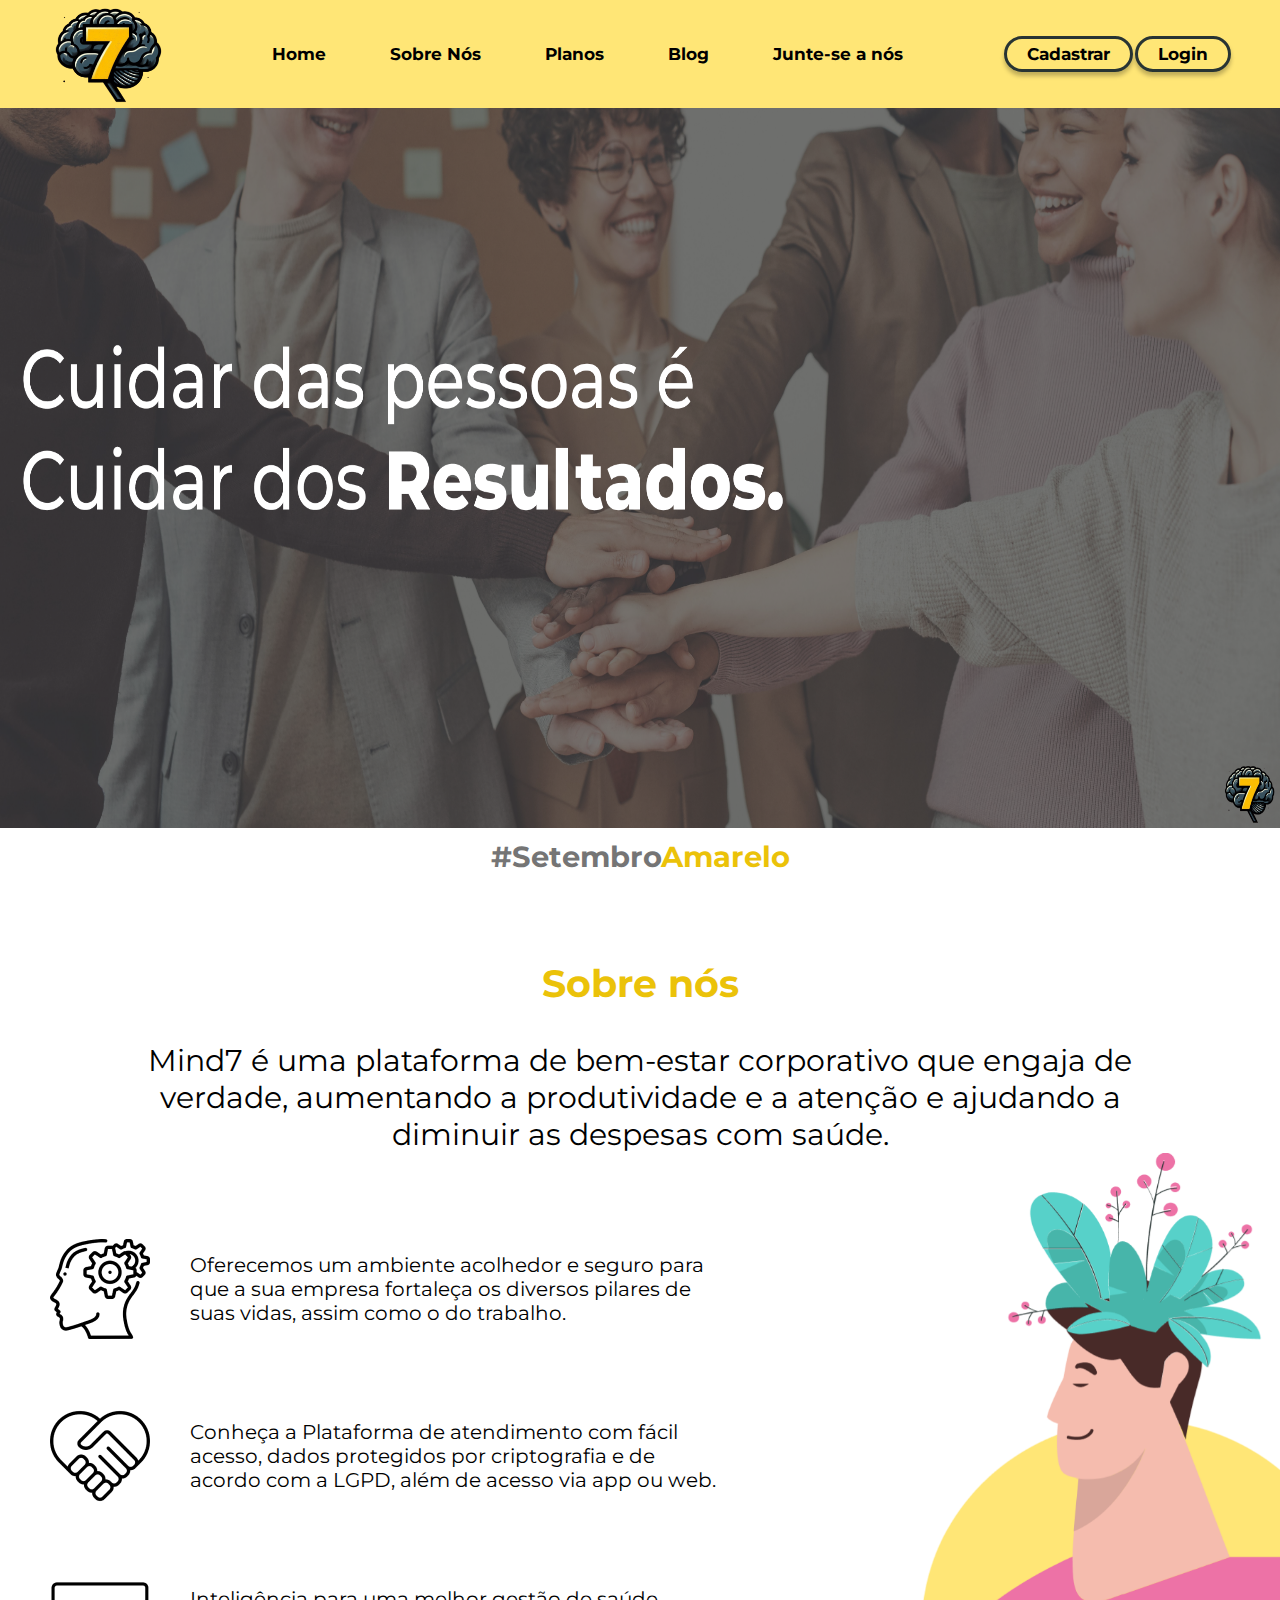
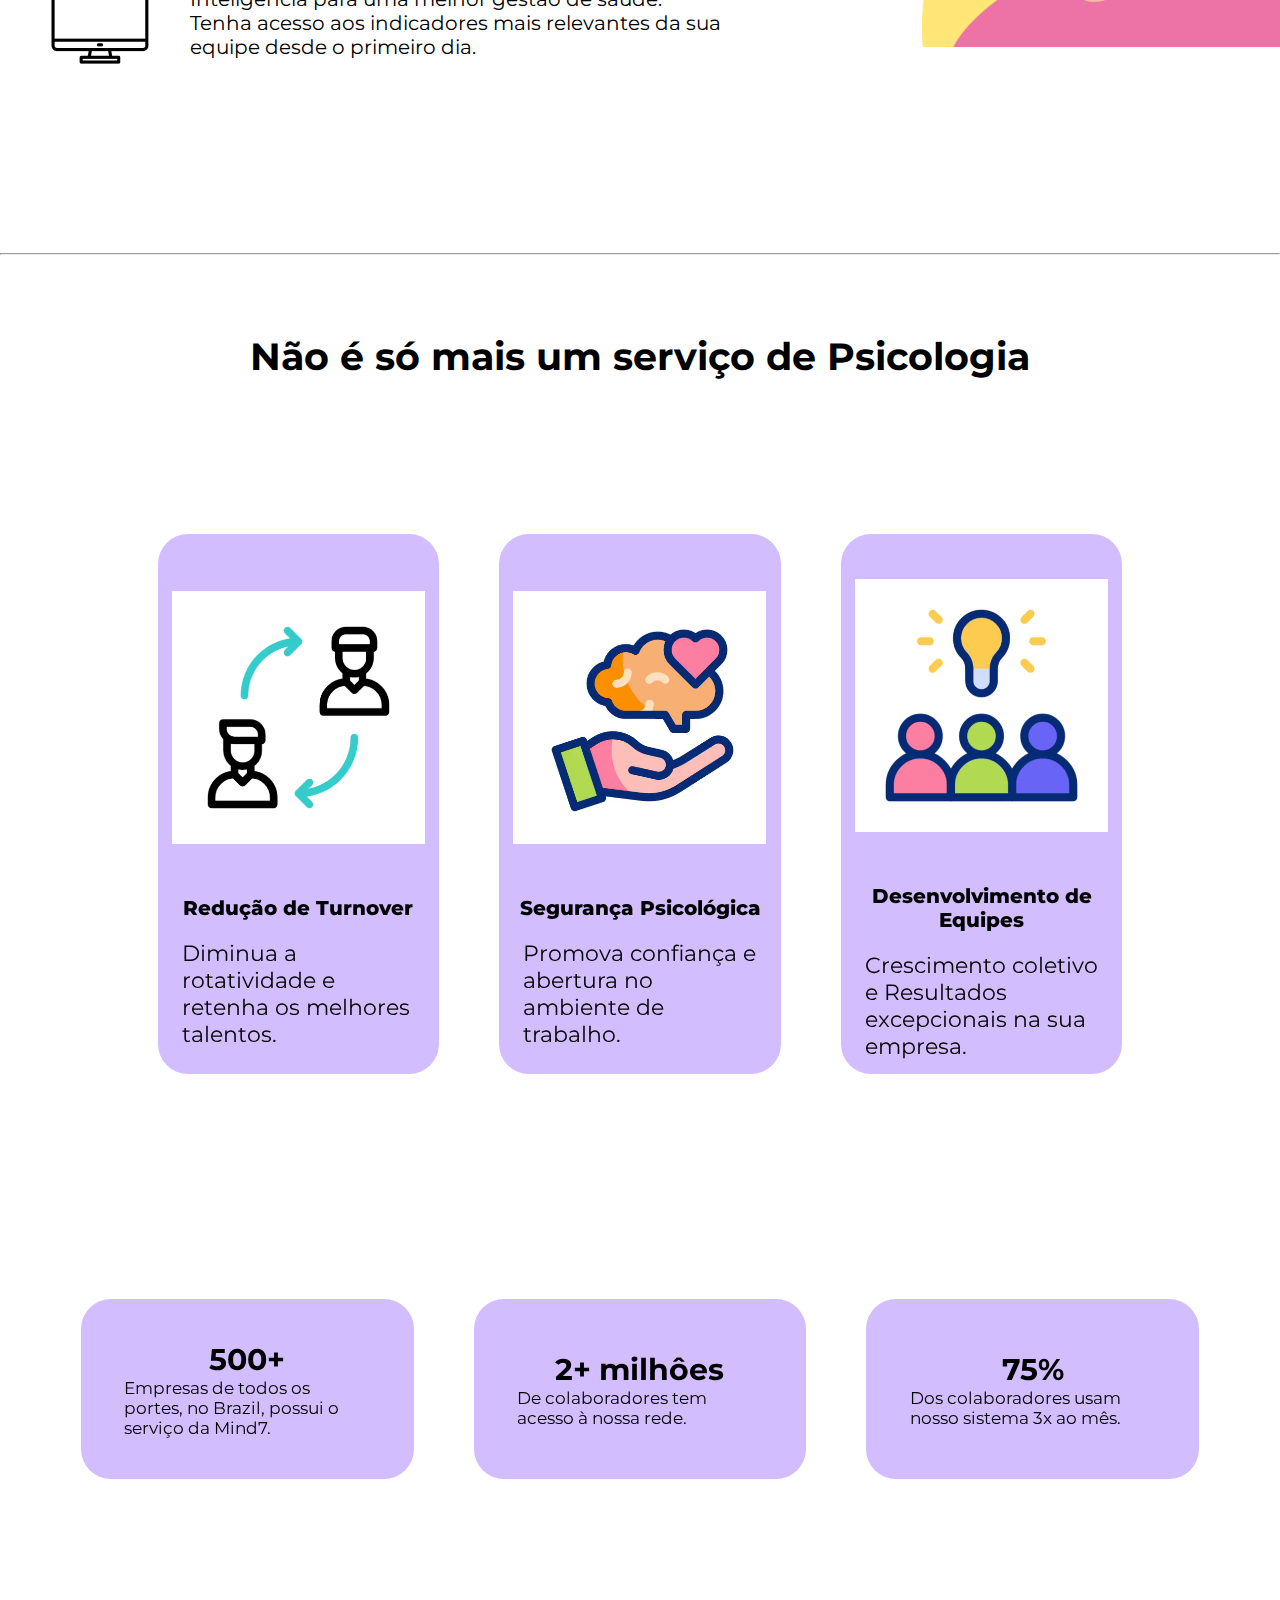
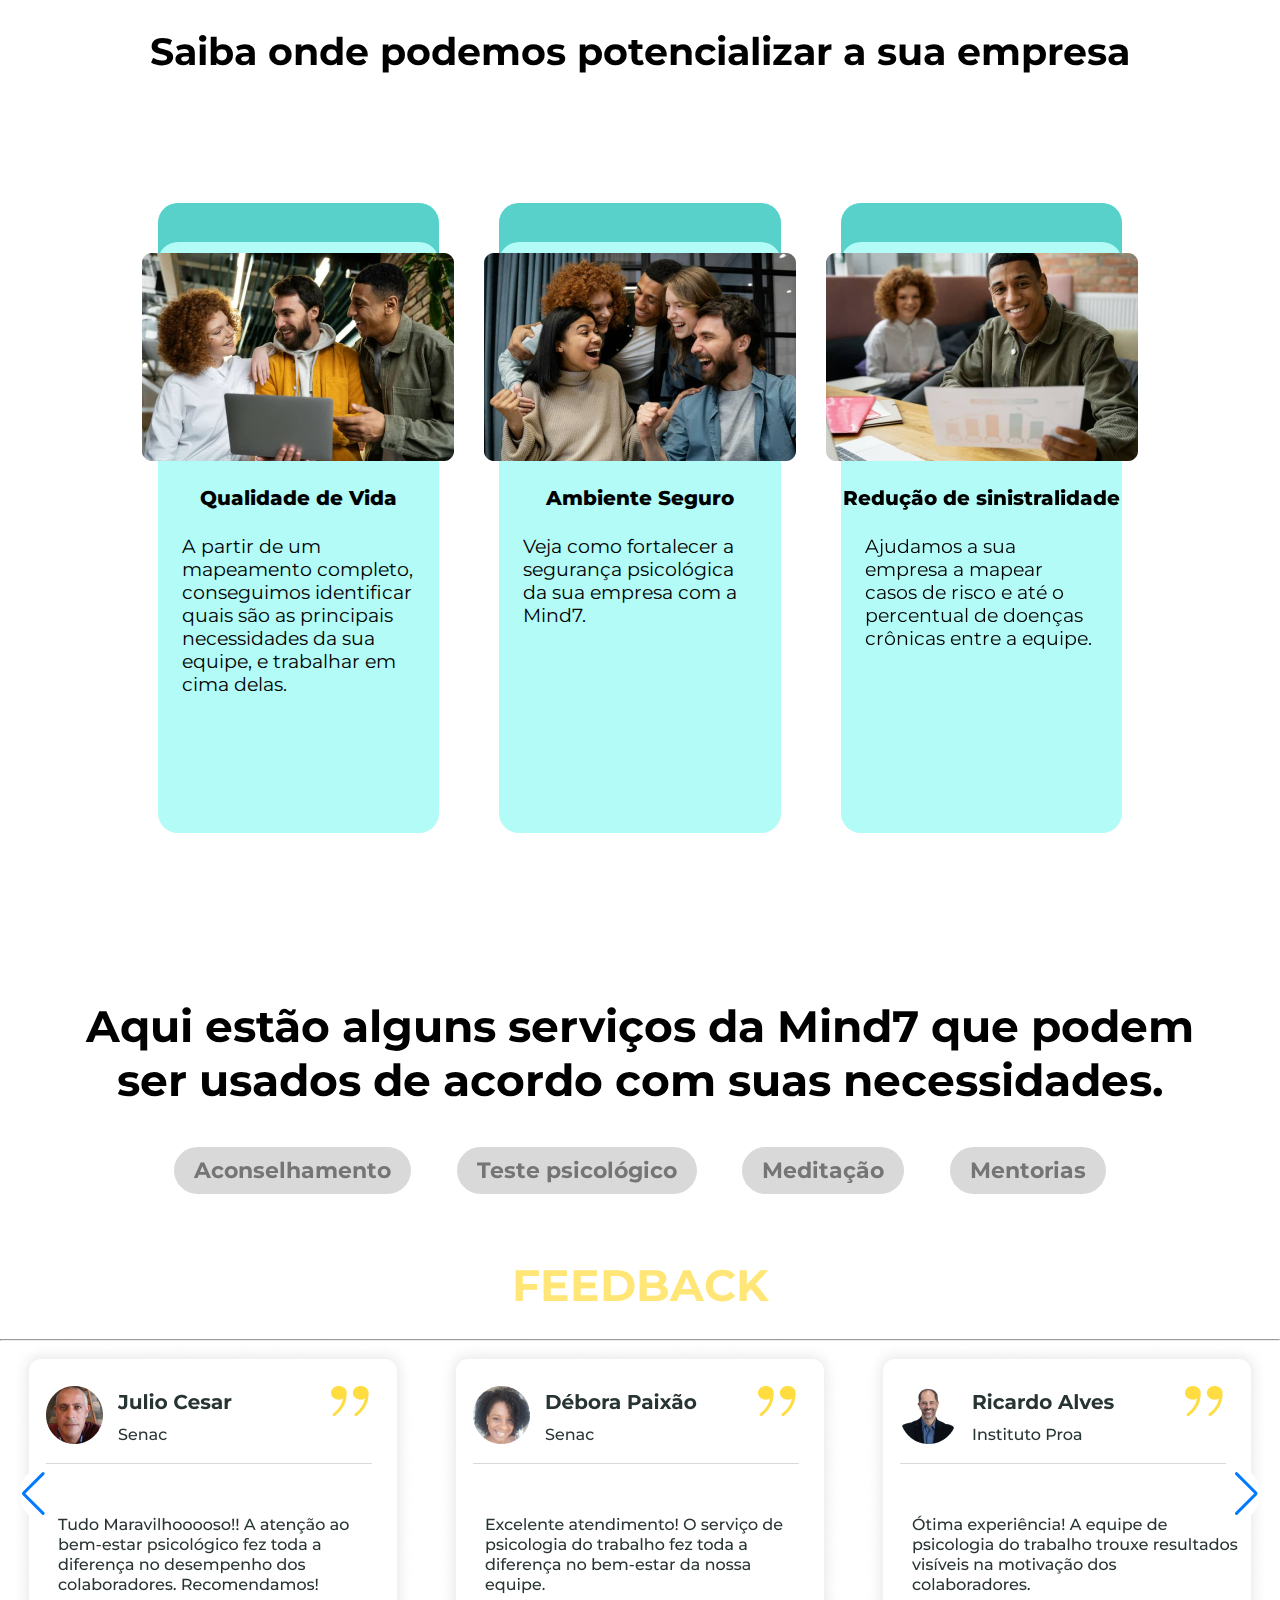
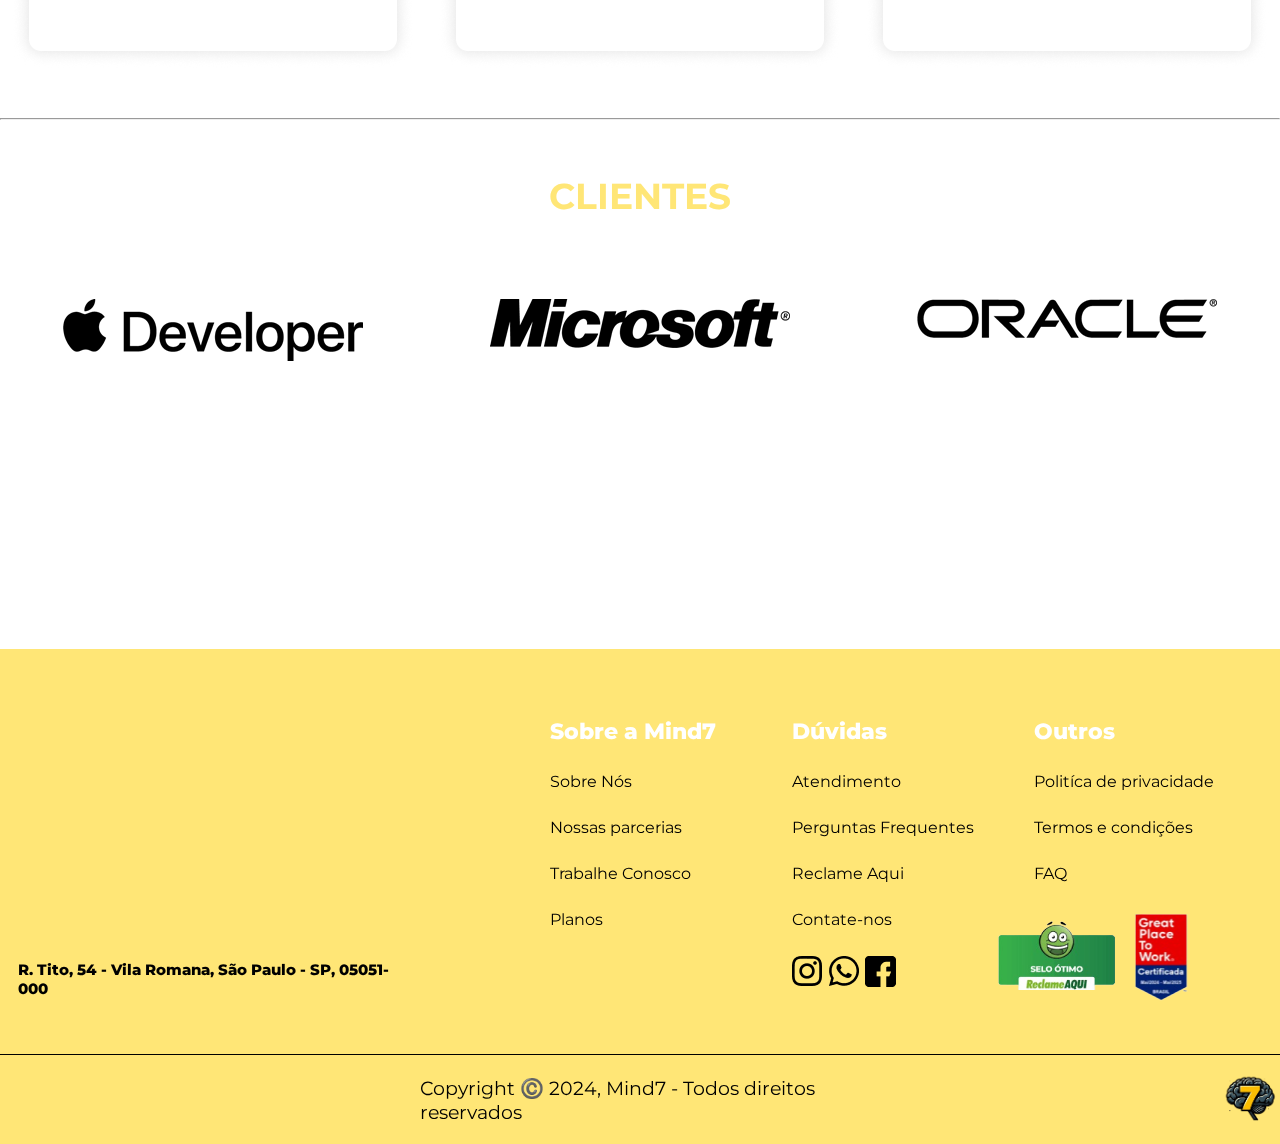
<file: index.html>
<!DOCTYPE html>
<html lang="pt-br">
<head>
    <meta charset="UTF-8">
    <meta name="viewport" content="width=device-width, initial-scale=1.0">
    <link rel="stylesheet" href="./css/index.css">
    <link rel="stylesheet" href="./css/feedback.css">
    <link rel="stylesheet" href="./css/footer.css">
    <link rel="stylesheet" href="./css/footer.css">
    <link rel="stylesheet" href="./css/home_page2.css">
    <link rel="stylesheet" href="./css/home_page3.css">
    <link rel="stylesheet" href="./css/sobre_nos.css">
    <link rel="stylesheet" href="https://unpkg.com/swiper/swiper-bundle.min.css" />
    <link href="https://fonts.googleapis.com/css2?family=Montserrat:wght@400;700&family=Orbitron:wght@400;700&display=swap" rel="stylesheet">
    <link rel="stylesheet" href="https://fonts.googleapis.com/css2?family=Material+Symbols+Outlined:opsz,wght,FILL,GRAD@20..48,100..700,0..1,-50..200" />
    <link rel="shortcut icon" href="./assets/logo-mind7.png" type="image/x-icon">
    <title>Mind7 - Home</title>
</head>
<body>
    <main>
        <header class="container-sidebar">
            
            <a class="container-logo zoom-logo" href="./index.html">
                <img src="./assets/logo-mind7.png" alt="Logo Mind7">
            </a>

            <nav class="Container-links">
                <a class="zoom" href="./index.html">Home</a>
                <a class="zoom" href="#sobre_nos">Sobre Nós</a>
                <a class="zoom" href="./nossosPlanos.html">Planos</a>
                <a class="zoom" href="./blog.html">Blog</a>
                <a class="zoom" href="./trabalheConosco.html">Junte-se a nós</span></a>
            </nav>

             <div class="container-cadastro-login">
                <button><a href="./cadastro.html">Cadastrar</a></button>
                <button><a href="./login.html">Login</a></button>
             </div>
        </header>

        <section id="section1" class="container-home carrosel-item-1-desative">
            <div class="container-peca-ajuda">
                <img id="image-peca-ajuda" src="./assets/image-peca-ajuda.webp" alt="">

                <div class="container-saiba-mais">
                    <button id="botao-saiba-mais"><a href="https://www.youtube.com/watch?v=4MjY8l06FLY&ab_channel=B%26NFNeg%C3%B3cios" target="_blank">SAIBA MAIS</a></button>
                </div>
            </div>

            <div>
                <img id="image-illustration" src="./assets/illustration (1).png" alt="">
            </div>
        </section>

        <section id="section2" class="container-home carrosel-item-2-ative">
            <div style="width: 100%; height: 80vh;" class="container-peca-ajuda">
                <img style="width: 100%; height: 88vh;" src="./assets/Frame 66 (1).png" alt=""> 
            </div>
        </section>

        <section class="container-hashtag">
            <br><br><br>
            <p style="font-family: Montserrat; font-weight: bold; color: #757575; text-align: center;">
                #Setembro<span style="color: #EBC209;">Amarelo</span>
            </p>
            <br>
        </section>
        <br>
        <br>
        <br>
        <br>
        <div>
            <br>
            <br>
            <a href="" id="sobre_nos"></a>
            <section class="container_sobre_nos">
                <div class="titulo_1">
                    <h1>Sobre nós</h1>
                    <p>Mind7 é uma plataforma de bem-estar corporativo que engaja de verdade, aumentando a produtividade e a atenção e ajudando a diminuir as despesas com saúde.</p>
                </div>
                
                <div class="diferenciais">
                    <div class="item">
                        <img src="./assets/Frame 14.png" alt="Computer">
                    <p>Oferecemos um ambiente acolhedor e seguro para que a sua empresa fortaleça os diversos pilares de suas vidas, assim como o do trabalho.</p>
                </div>
                <div class="item">
                    <img src="./assets/Frame 16.png" alt="Coração">
                    <p>Conheça a Plataforma de atendimento com fácil acesso, dados protegidos por criptografia e de acordo com a LGPD, além de acesso via app ou web.</p>
                </div>
                <div class="item">
                    <img src="./assets/Frame 17.png" alt="Engrenagem">
                    <p>Inteligência para uma melhor gestão de saúde. Tenha acesso aos indicadores mais relevantes da sua equipe desde o primeiro dia.</p>
                </div>
                </div>
                
            </section>
            <div class="cabeca">
                <img src="./assets/Frame 18.png" alt="Homen_pensante">
            </div>
        </div>
        <hr>
        <br>
        <br>
        <section class="parte3_home">
        <div class="titulo">
            <h1>Não é só mais um serviço de Psicologia</h1>
        </div>
        <br>
        
        <div class="container_cards">
            <div class="card_1">
                <div class="conteudo_card10">   
                    <video autoplay loop muted>
                        <source src="./assets/turns.mp4" type="video/mp4">
                      </video>
                    <h4>Redução de Turnover</h4>
                    <p>Diminua a rotatividade e retenha os melhores talentos.</p>   
                </div>            
            </div>
            <div class="card_1">
                <div class="conteudo_card10">   
                    <video autoplay loop muted>
                        <source src="./assets/Frame 55.mp4" type="video/mp4">
                      </video>
                    <h4>Segurança Psicológica</h4>
                    <p>Promova confiança e abertura no ambiente de trabalho.</p>   
                </div>            
            </div>
            <div class="card_1">
                <div class="conteudo_card10">   
                    <video autoplay loop muted>
                        <source src="./assets/idea.mp4" type="video/mp4">
                      </video>
                    <h4>Desenvolvimento de Equipes</h4>
                    <p>Crescimento coletivo e Resultados excepcionais na sua empresa.</p>   
                </div>            
            </div>
        </div>

        <div class="container_cards2">
            <div class="conteudo_card2">
                <h1>500+</h1>
                <p>Empresas de todos os portes, no Brazil, possui o serviço da Mind7.</p>
            </div>
            <div class="conteudo_card2">
                <h1>2+ milhôes</h1>
                <p>De colaboradores tem acesso à nossa rede.</p>
            </div>
            <div class="conteudo_card2">
                <h1>75%</h1>
                <p>Dos colaboradores usam nosso sistema 3x ao mês.</p>
            </div>
        </div>
    </section>

    <br>

    <section class="parte3_home"></section>
        <div class="titulo">
            <h1>Saiba onde podemos potencializar a sua empresa</h1>
        </div>
        <br>
        <br>
        
        <div class="container_cards">
            <div class="card_1 zoom">
                <div class="conteudo_card1">   
                    <img src="./assets/Frame 60.png" alt="Frame 1">
                    <h4>Qualidade de Vida</h4>
                    <p style="font-size: 19px;" class="p_1">A partir de um mapeamento completo, conseguimos identificar quais são as principais necessidades da sua equipe, e trabalhar em cima delas.</p>   
                </div>            
            </div>
            <div class="card_1 zoom">
                <div class="conteudo_card1">   
                    <img src="./assets/Frame 61.png" alt="Frame 2">
                    <h4 >Ambiente Seguro</h4>
                    <p style="font-size: 19px;" class="p_2">Veja como fortalecer a segurança psicológica da sua empresa com a Mind7.</p>   
                </div>            
            </div>
            <div class="card_1 zoom">
                <div class="conteudo_card1">   
                    <img src="./assets/Frame 62.png" alt="Frame 3">
                    <h4>Redução de sinistralidade</h4>
                    <p style="font-size: 19px;" class="p_3">Ajudamos a sua empresa a mapear casos de risco e até o percentual de doenças crônicas entre a equipe.</p>   
                </div>            
            </div>
        </div>
    </section>
<br>    
<br>    
<br>
<br>
        <section class="container">
            <h1>Aqui estão alguns serviços da Mind7 que podem<br> ser usados de acordo com suas necessidades.</h1>
            <div class="serviços-wrapper">
                <a class="serviços" href="./nossosPlanos.html">Aconselhamento</a> 
                <a class="serviços" href="./nossosPlanos.html">Teste psicológico</a> 
                <a class="serviços" href="./nossosPlanos.html">Meditação</a> 
                <a class="serviços" href="./nossosPlanos.html">Mentorias</a> 
            </div>
            <br>
            <br>
            <h1 class="feedback">FEEDBACK</h1>
            <br>
            <hr>
        
            <!-- Contêiner do Swiper -->
            <div class="swiper-container">
                <div class="swiper-wrapper">
                    <div class="swiper-slide"><img src="./assets/Component 1.png" alt="Imagem 1"></div>
                    <div class="swiper-slide"><img src="./assets/Component 2.png" alt="Imagem 2"></div>
                    <div class="swiper-slide"><img src="./assets/Component 3.png" alt="Imagem 3"></div>
                    <div class="swiper-slide"><img src="./assets/Component 4.png" alt="Imagem 3"></div>
                    <!-- Adicione mais slides se necessário -->
                </div>
                <!-- Adicionando controles de navegação (opcional) -->
                <div class="swiper-button-next"></div>
                <div class="swiper-button-prev"></div>
            </div>
            <br>
            <hr>
            <br>
            <br>
            <h3 class="title_clientes">CLIENTES</h3>
            <br>
            <br>
             <br>
            <div class="swiper-container2">
                <div class="swiper-wrapper">
                    <div class="swiper-slide"><img src="./assets/Frame 30.png" alt="Imagem 1"></div>
                    <div class="swiper-slide"><img src="./assets/Frame 38.png" alt="Imagem 2"></div>
                    <div class="swiper-slide"><img src="./assets/Frame 29.png" alt="Imagem 3"></div>
                    <div class="swiper-slide"><img src="./assets/Frame 37.png" alt="Imagem 3"></div>
                </div>
             
            </div>
        </section>

        <footer>
            <div class="container-principal">
                <div style="margin-left: 2vh;">
                    <iframe src="https://www.google.com/maps/embed?pb=!1m14!1m8!1m3!1d14632.491130865968!2d-46.6917602!3d-23.5280859!3m2!1i1024!2i768!4f13.1!3m3!1m2!1s0x94cef8775663b04f%3A0x923835e9005f8309!2sSenac%20Lapa%20Tito!5e0!3m2!1spt-BR!2sbr!4v1726014099500!5m2!1spt-BR!2sbr" width="400" height="250" style="border:0;" allowfullscreen="" loading="lazy" referrerpolicy="no-referrer-when-downgrade"></iframe>
                    <h4>R. Tito, 54 - Vila Romana, São Paulo - SP, 05051-000</h4>
                </div>
    
                <div class="container-links">
                    <div class="caixa-links">
                        <h4>Sobre a Mind7</h4>
                        <a href="./index.html">Sobre Nós</a>
                        <a href="#">Nossas parcerias</a>
                        <a href="./trabalheConosco.html">Trabalhe Conosco</a>
                        <a href="./nossosPlanos.html">Planos</a>
                    </div>
    
                    <div class="caixa-links">
                        <h4>Dúvidas</h4>
                        <a href="#">Atendimento</a>
                        <a href="#">Perguntas Frequentes</a>
                        <a href="#">Reclame Aqui</a>
                        <a href="#">Contate-nos</a>
    
                        <div style="display: flex; width: 20%; gap: 14%; align-items: center;">
                            <img src="./assets/instagram 1.png" alt=""><img src="./assets/whatsapp 1.png" alt=""><img src="./assets/facebook 1.png" alt="">
                        </div>
                    </div>
    
                    <div class="caixa-links">
                        <h4>Outros</h4>
                        <a href="#">Politíca de privacidade</a>
                        <a href="#">Termos e condições</a>
                        <a href="#">FAQ</a>
    
                        <div style="display: flex; width: 50%; gap: 14%; align-items: center; justify-content: center;">
                            <img src="./assets/reclameaqui.png" alt="">
                            <img src="./assets/greatplacetowork.png" alt="">
                        </div>
                    </div>
    
                    
                </div>
            </div>
            <div class="footer-end">
                <p>Copyright ©️ 2024, Mind7 - Todos direitos reservados</p>
                <a href="./index.html"><img src="./assets/logo-mind7.png" alt=""></a>
            </div>
        </footer>

        <div vw class="enabled">
            <div vw-access-button class="active"></div>
            <div vw-plugin-wrapper>
              <div class="vw-plugin-top-wrapper"></div>
            </div>
          </div>
          <script src="https://vlibras.gov.br/app/vlibras-plugin.js"></script>
          <script>
            new window.VLibras.Widget('https://vlibras.gov.br/app');
          </script>
    </main>
</body>
<script src="https://unpkg.com/swiper/swiper-bundle.min.js"></script>
<script src="./js/feedback.js"></script>
<script src="./js/clientes.js"></script>
<script src="./js/carrosel.js"></script>
</html>
</file>
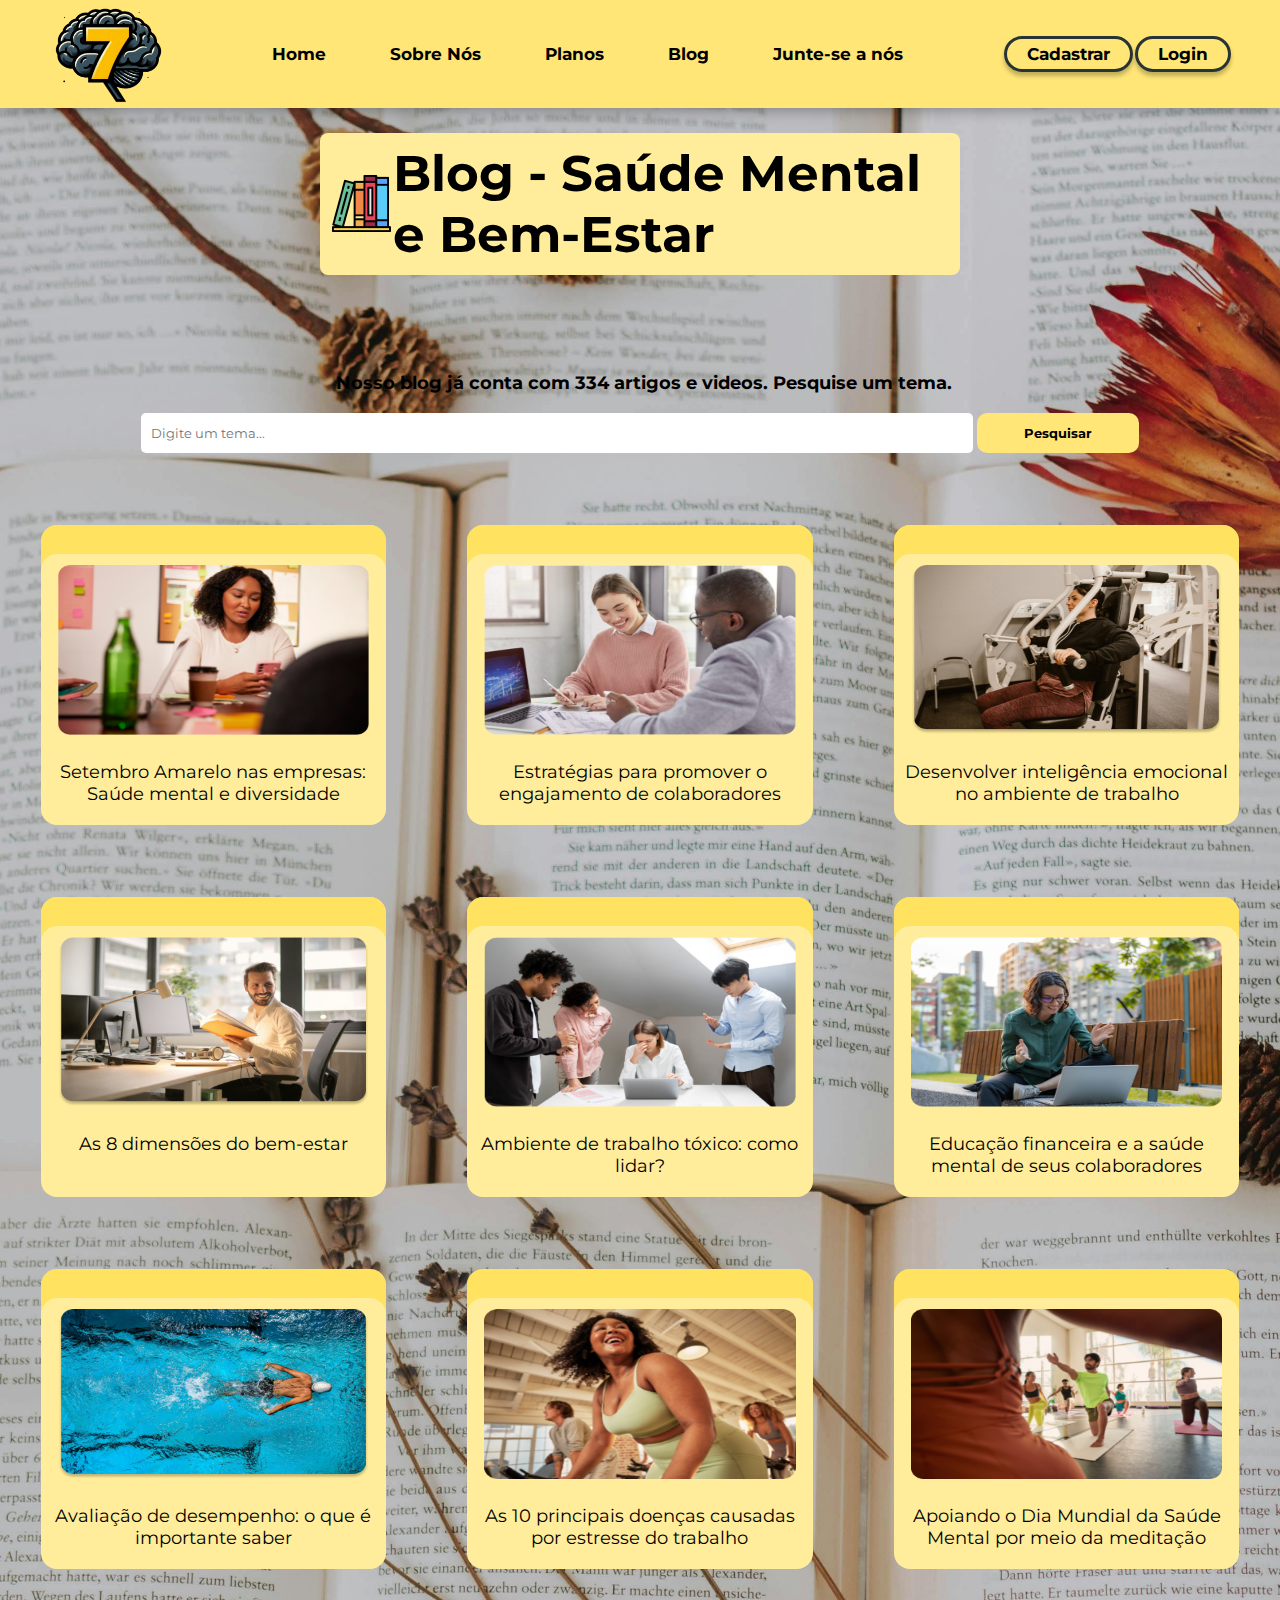
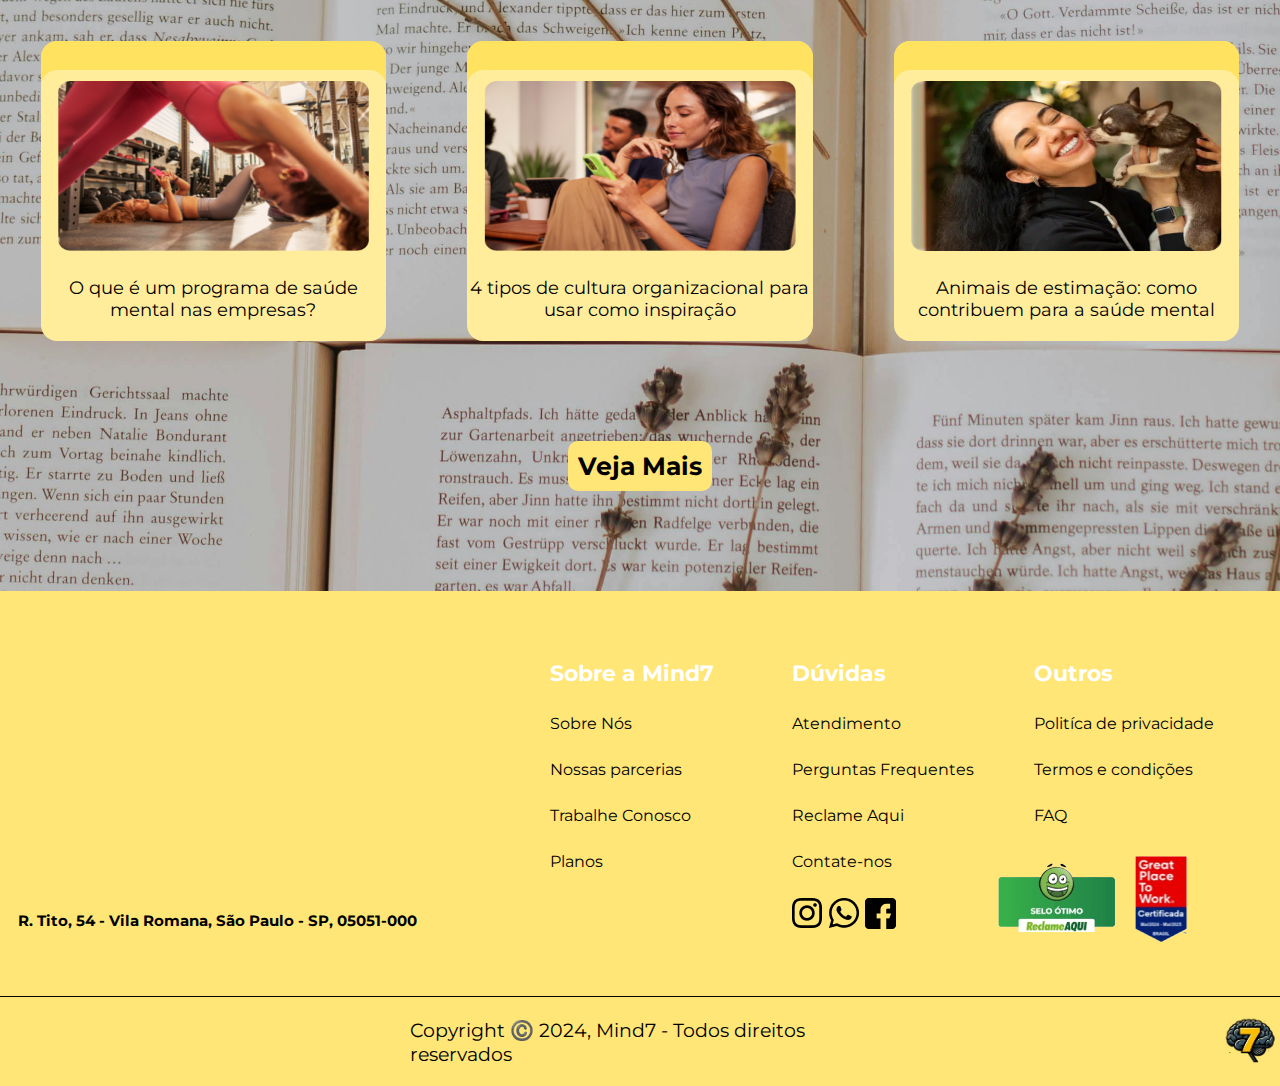
<file: blog.html>
<!DOCTYPE html>
<html lang="pt-br">
  <head>
    <meta charset="UTF-8" />
    <meta name="viewport" content="width=device-width, initial-scale=1.0" />
    <link rel="stylesheet" href="./css/blog.css" />
    <link rel="stylesheet" href="./css/footer.css" />
    <link
      href="https://fonts.googleapis.com/css2?family=Montserrat:wght@400;700&family=Orbitron:wght@400;700&display=swap"
      rel="stylesheet"
    />
    <link
      rel="stylesheet"
      href="https://fonts.googleapis.com/css2?family=Material+Symbols+Outlined:opsz,wght,FILL,GRAD@20..48,100..700,0..1,-50..200"
    />
    <link
      rel="shortcut icon"
      href="./assets/logo-mind7.png"
      type="image/x-icon"
    />
    <title>Mind7 - Blog</title>
  </head>
  <body>
    <main>
      <header class="container-sidebar">
        <a class="container-logo zoom-logo" href="./index.html">
          <img src="./assets/logo-mind7.png" alt="Logo Mind7" />
        </a>

        <nav class="Container-links">
          <a class="zoom" href="./index.html">Home</a>
          <a class="zoom" href="./index.html">Sobre Nós</a>
          <a class="zoom" href="./nossosPlanos.html">Planos</a>
          <a class="zoom" href="./blog.html">Blog</a>
          <a class="zoom" href="./trabalheConosco.html">Junte-se a nós</a>
        </nav>

        <div class="container-cadastro-login">
          <button><a href="./cadastro.html">Cadastrar</a></button>
          <button><a href="./login.html">Login</a></button>
        </div>
      </header>

      <div class="container_blog2"></div>
      <section class="titulo_01">
        <img src="./assets/livros 1.png" alt="Livros_estante" />
        <h1>Blog - Saúde Mental e Bem-Estar</h1>
      </section>

      <section class="pesquisa">
        <p>Nosso blog já conta com 334 artigos e videos. Pesquise um tema.</p>
        <br />
        <input type="text" placeholder="Digite um tema..." class="pesq" />
        <input type="button" value="Pesquisar" class="btn1" />
      </section>
      <section class="sessao1">
        <div class="caixa">
          <img src="./assets/art12.png" alt="" />
          <a href="#">
            <p>Setembro Amarelo nas empresas: Saúde mental e diversidade</p></a
          >
        </div>
        <div class="caixa">
          <img src="./assets/art2.png" alt="" />
          <a href=""
            ><p>Estratégias para promover o engajamento de colaboradores</p></a
          >
        </div>
        <div class="caixa">
          <img src="./assets/art3.png" alt="" />
          <a href="#"
            ><p>
              Desenvolver inteligência emocional no ambiente de trabalho
            </p></a
          >
        </div>
      </section>

      <section class="sessao2">
        <div class="caixa">
          <img src="./assets/art4.png" alt="" />
          <a href="#"><p>As 8 dimensões do bem-estar</p></a>
        </div>
        <div class="caixa">
          <img src="./assets/art5.png" alt="" />
          <a href="#"> <p>Ambiente de trabalho tóxico: como lidar?</p></a>
        </div>
        <div class="caixa">
          <img src="./assets/art6.png" alt="" />
          <a href="#">
            <p>Educação financeira e a saúde mental de seus colaboradores</p></a
          >
        </div>
      </section>
      <section class="sessao3">
        <div class="caixa">
          <img src="./assets/art7.png" alt="" />
          <a href="#"
            ><p>Avaliação de desempenho: o que é importante saber</p></a
          >
        </div>
        <div class="caixa">
          <img src="./assets/Capturar 1.png" alt="" />
          <a href="#"
            ><p>
              As 10 principais doenças causadas por estresse do trabalho
            </p></a
          >
        </div>
        <div class="caixa">
          <img src="./assets/art9.png" alt="" />
          <a href="#"
            ><p>
              Apoiando o Dia Mundial da Saúde Mental por meio da meditação
            </p></a
          >
        </div>
      </section>
      <section class="sessao4">
        <div class="caixa">
          <img src="./assets/art10.png" alt="" />
          <a href="#"
            ><p>O que é um programa de saúde mental nas empresas?</p></a
          >
        </div>
        <div class="caixa">
          <img src="./assets/art11.png" alt="" />
          <a href="#">
            <p>
              4 tipos de cultura organizacional para usar como inspiração
            </p></a
          >
        </div>
        <div class="caixa">
          <img src="./assets/art1.png" alt="" />
          <a href="#">
            <p>Animais de estimação: como contribuem para a saúde mental</p></a
          >
        </div>
      </section>

      <section class="sessao6">
        <div class="veja">
          <p>Veja Mais</p>
        </div>
      </section>

      <footer>
        <div class="container-principal">
          <div style="margin-left: 2vh">
            <iframe
              src="https://www.google.com/maps/embed?pb=!1m14!1m8!1m3!1d14632.491130865968!2d-46.6917602!3d-23.5280859!3m2!1i1024!2i768!4f13.1!3m3!1m2!1s0x94cef8775663b04f%3A0x923835e9005f8309!2sSenac%20Lapa%20Tito!5e0!3m2!1spt-BR!2sbr!4v1726014099500!5m2!1spt-BR!2sbr"
              width="400"
              height="250"
              style="border: 0"
              allowfullscreen=""
              loading="lazy"
              referrerpolicy="no-referrer-when-downgrade"
            ></iframe>
            <h4>R. Tito, 54 - Vila Romana, São Paulo - SP, 05051-000</h4>
          </div>

          <div class="container-links">
            <div class="caixa-links">
              <h4>Sobre a Mind7</h4>
              <a href="./index.html">Sobre Nós</a>
              <a href="">Nossas parcerias</a>
              <a href="./trabalheConosco.html">Trabalhe Conosco</a>
              <a href="./nossosPlanos.html">Planos</a>
            </div>

            <div class="caixa-links">
              <h4>Dúvidas</h4>
              <a href="">Atendimento</a>
              <a href="">Perguntas Frequentes</a>
              <a href="">Reclame Aqui</a>
              <a href="">Contate-nos</a>

              <div
                style="display: flex; width: 20%; gap: 14%; align-items: center"
              >
                <img src="./assets/instagram 1.png" alt="" /><img
                  src="./assets/whatsapp 1.png"
                  alt=""
                /><img src="./assets/facebook 1.png" alt="" />
              </div>
            </div>

            <div class="caixa-links">
              <h4>Outros</h4>
              <a href="">Politíca de privacidade</a>
              <a href="">Termos e condições</a>
              <a href="">FAQ</a>

              <div
                style="
                  display: flex;
                  width: 50%;
                  gap: 14%;
                  align-items: center;
                  justify-content: center;
                "
              >
                <img src="./assets/reclameaqui.png" alt="" />
                <img src="./assets/greatplacetowork.png" alt="" />
              </div>
            </div>
          </div>
        </div>
        <div class="footer-end">
          <p>Copyright ©️ 2024, Mind7 - Todos direitos reservados</p>
          <a href="./index.html"
            ><img src="./assets/logo-mind7.png" alt=""
          /></a>
        </div>
      </footer>

      <div vw class="enabled">
        <div vw-access-button class="active"></div>
        <div vw-plugin-wrapper>
          <div class="vw-plugin-top-wrapper"></div>
        </div>
      </div>
      <script src="https://vlibras.gov.br/app/vlibras-plugin.js"></script>
      <script>
        new window.VLibras.Widget("https://vlibras.gov.br/app");
      </script>
    </main>
  </body>
</html>
</file>
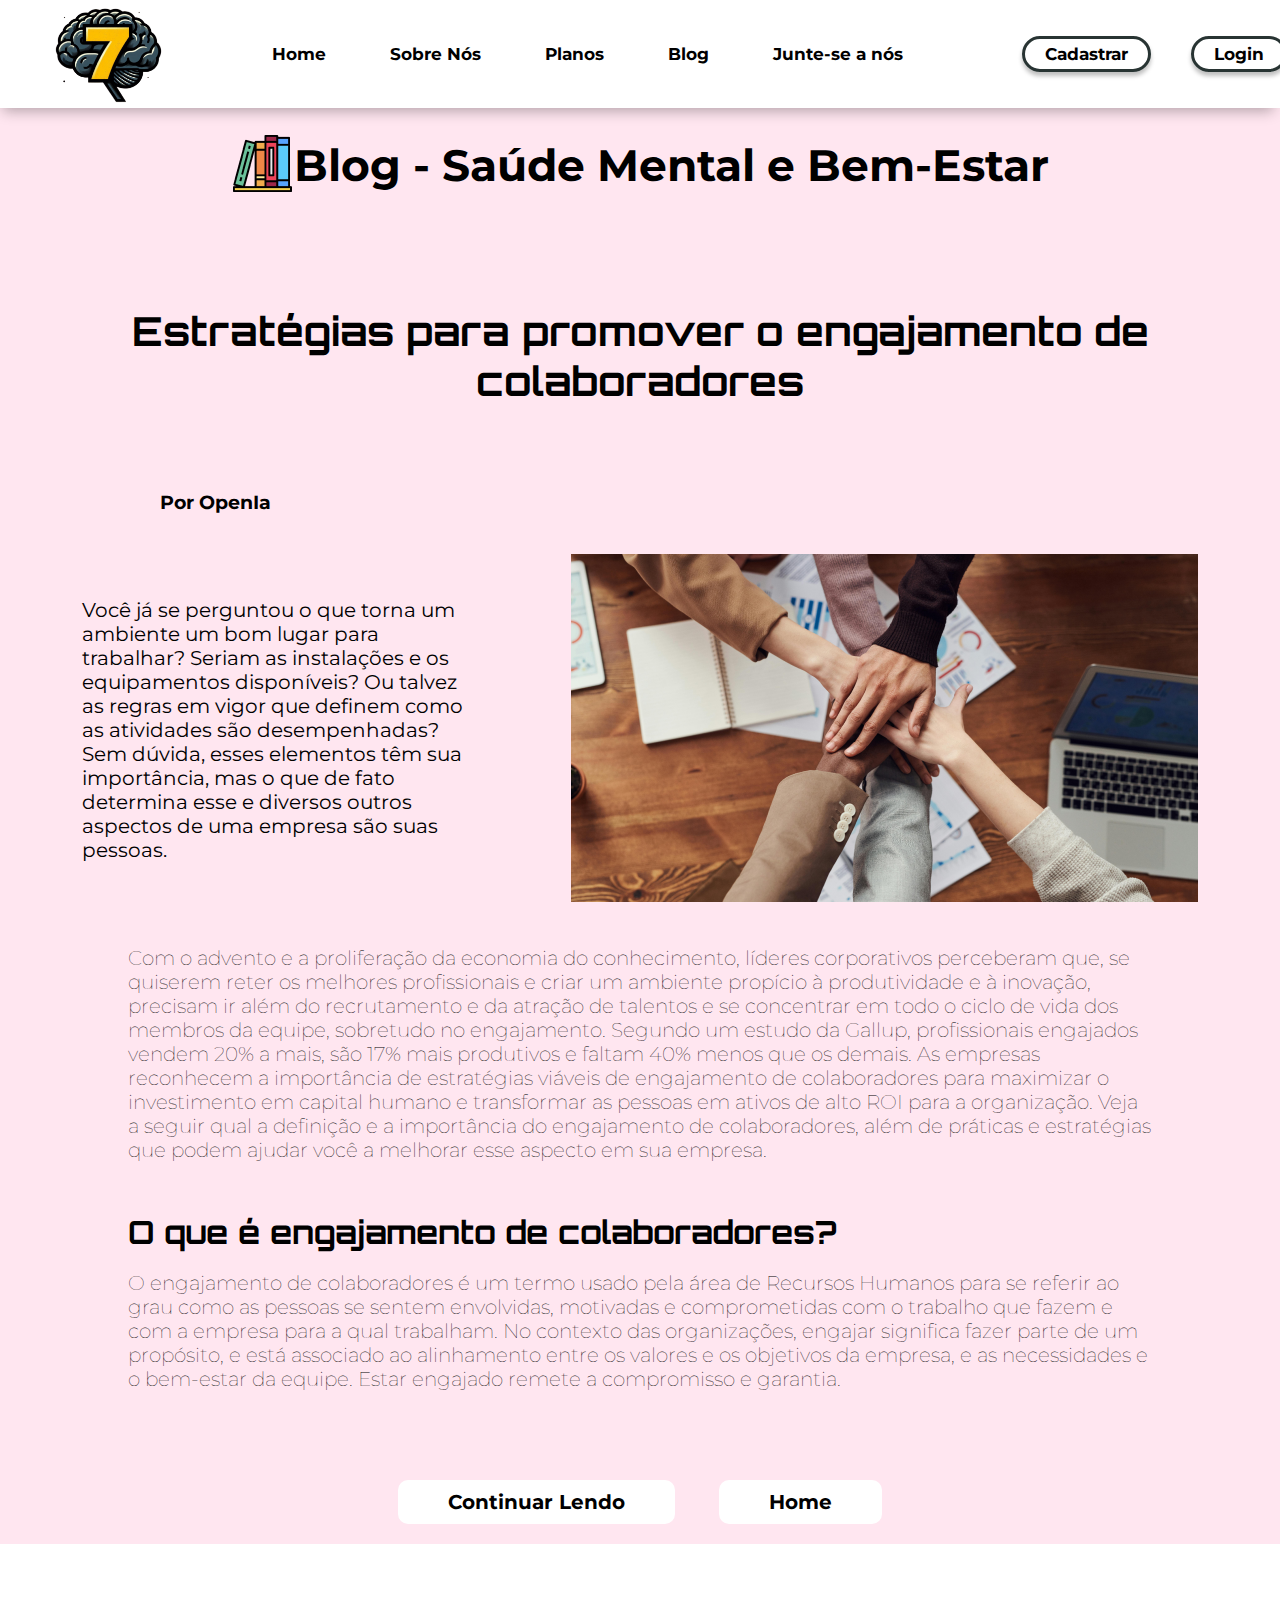
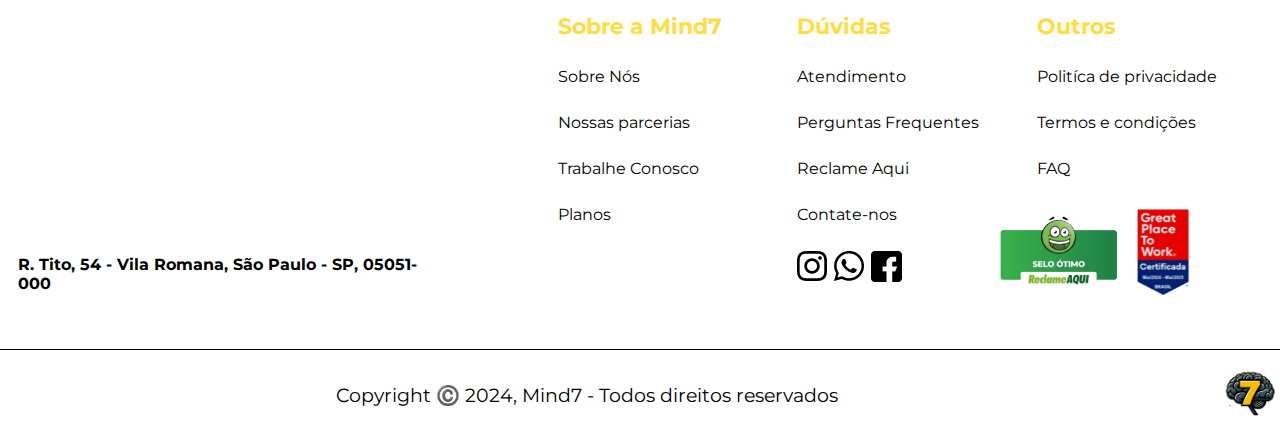
<file: blog_page2.html>
<!DOCTYPE html>
<html lang="pt-br">
<head>
    <meta charset="UTF-8">
    <meta name="viewport" content="width=device-width, initial-scale=1.0">
    <link rel="stylesheet" href="./css/blog_page2.css">
    <link rel="stylesheet" href="./css/footerWhite.css">
    <link href="https://fonts.googleapis.com/css2?family=Montserrat:wght@400;700&family=Orbitron:wght@400;700&display=swap" rel="stylesheet">
    <link rel="stylesheet" href="https://fonts.googleapis.com/css2?family=Material+Symbols+Outlined:opsz,wght,FILL,GRAD@20..48,100..700,0..1,-50..200" />
    <link rel="shortcut icon" href="./assets/logo-mind7.png" type="image/x-icon">
    <title>Mind7 - Blog</title>
</head>
<body>
    <main>
        <header class="container-sidebar">
            
            <a class="container-logo zoom-logo" href="./index.html">
                <img src="./assets/logo-mind7.png" alt="Logo Mind7">
            </a>

            <nav class="Container-links">
                <a class="zoom" href="./index.html">Home</a>
                <a class="zoom" href="./index.html">Sobre Nós</a>
                <a class="zoom" href="./nossosPlanos.html">Planos</a>
                <a class="zoom" href="./blog.html">Blog</a>
                <a class="zoom" href="./trabalheConosco.html">Junte-se a nós</span></a>
            </nav>

             <div class="container-cadastro-login">
                <button><a href="./cadastro.html">Cadastrar</a></button>
                <button><a href="./cadastro.html">Login</a></button>
             </div>
        </header>

        <div class="container_blog2">
        <section class="titulo_01">
            <img src="./assets/livros 1.png" alt="Livros_estante">
            <h1>Blog - Saúde Mental e Bem-Estar</h1>
        </section>

        <section class="titulo_materia">
            <h1>Estratégias para promover o engajamento de colaboradores</h1>
        </section>
        <section class="titulo_autor">
            <h3>Por OpenIa</h3>
        </section>

        <section class="paragrafo1">
            <div class="parte_1">
                <p>Você já se perguntou o que torna um ambiente um bom lugar para trabalhar? Seriam as instalações e os equipamentos disponíveis? Ou talvez as regras em vigor que definem como as atividades são desempenhadas? Sem dúvida, esses elementos têm sua importância, mas o que de fato determina esse e diversos outros aspectos de uma empresa são suas pessoas.</p>
            </div>
            <div class="img_blog2">
                <img class="foto_blog2" src="./assets/Frame 42.png" alt="">
            </div>
        </section>

        <section class="paragrafo2">
            <div class="parte_2">
                <p>
                    Com o advento e a proliferação da economia do conhecimento, líderes corporativos perceberam que, se quiserem reter os melhores profissionais e criar um ambiente propício à produtividade e à inovação, precisam ir além do recrutamento e da atração de talentos e se concentrar em todo o ciclo de vida dos membros da equipe, sobretudo no engajamento.
                    Segundo um estudo da Gallup, profissionais engajados vendem 20% a mais, são 17% mais produtivos e faltam 40% menos que os demais. As empresas reconhecem a importância de estratégias viáveis de engajamento de colaboradores para maximizar o investimento em capital humano e transformar as pessoas em ativos de alto ROI para a organização.
                    Veja a seguir qual a definição e a importância do engajamento de colaboradores, além de práticas e estratégias que podem ajudar você a melhorar esse aspecto em sua empresa.
                </p>
            </div>    
        </section>

        <section class="paragrafo_3">
            <div class="parte_3">
                <h1>O que é engajamento de colaboradores?</h1>
                <br>
                <p>
                    O engajamento de colaboradores é um termo usado pela área de Recursos Humanos para se referir ao grau como as pessoas se sentem envolvidas, motivadas e comprometidas com o trabalho que fazem e com a empresa para a qual trabalham. No contexto das organizações, engajar significa fazer parte de um propósito, e está associado ao alinhamento entre os valores e os objetivos da empresa, e as necessidades e o bem-estar da equipe. Estar engajado remete a compromisso e garantia.
                </p>
                <br>
            </div>
        </section>

        <section class="container_boton">
            <div class="boton2">
                <button><a href="./blog.html">Continuar Lendo</a></button>
                <button><a href="./index.html">Home</a></button>

            </div>
        </section>
    </div>

    <footer>
        <div class="container-principal">
            <div style="margin-left: 2vh;">
                <iframe src="https://www.google.com/maps/embed?pb=!1m14!1m8!1m3!1d14632.491130865968!2d-46.6917602!3d-23.5280859!3m2!1i1024!2i768!4f13.1!3m3!1m2!1s0x94cef8775663b04f%3A0x923835e9005f8309!2sSenac%20Lapa%20Tito!5e0!3m2!1spt-BR!2sbr!4v1726014099500!5m2!1spt-BR!2sbr" width="400" height="250" style="border:0;" allowfullscreen="" loading="lazy" referrerpolicy="no-referrer-when-downgrade"></iframe>
                <h4>R. Tito, 54 - Vila Romana, São Paulo - SP, 05051-000</h4>
            </div>

            <div class="container-links">
                <div class="caixa-links">
                    <h4>Sobre a Mind7</h4>
                    <a href="./index.html">Sobre Nós</a>
                    <a href="">Nossas parcerias</a>
                    <a href="./trabalheConosco.html">Trabalhe Conosco</a>
                    <a href="./nossosPlanos.html">Planos</a>
                </div>

                <div class="caixa-links">
                    <h4>Dúvidas</h4>
                    <a href="">Atendimento</a>
                    <a href="">Perguntas Frequentes</a>
                    <a href="">Reclame Aqui</a>
                    <a href="">Contate-nos</a>

                    <div style="display: flex; width: 20%; gap: 14%; align-items: center;">
                        <img src="./assets/instagram 1.png" alt=""><img src="./assets/whatsapp 1.png" alt=""><img src="./assets/facebook 1.png" alt="">
                    </div>
                </div>

                <div class="caixa-links">
                    <h4>Outros</h4>
                    <a href="">Politíca de privacidade</a>
                    <a href="">Termos e condições</a>
                    <a href="">FAQ</a>

                    <div style="display: flex; width: 50%; gap: 14%; align-items: center; justify-content: center;">
                        <img src="./assets/reclameaqui.png" alt="">
                        <img src="./assets/greatplacetowork.png" alt="">
                    </div>
                </div>

                
            </div>
        </div>
        <div class="footer-end">
            <p>Copyright ©️ 2024, Mind7 - Todos direitos reservados</p>
            <a href="./index.html"><img src="./assets/logo-mind7.png" alt=""></a>
        </div>
    </footer>

    <div vw class="enabled">
        <div vw-access-button class="active"></div>
        <div vw-plugin-wrapper>
          <div class="vw-plugin-top-wrapper"></div>
        </div>
      </div>
      <script src="https://vlibras.gov.br/app/vlibras-plugin.js"></script>
      <script>
        new window.VLibras.Widget('https://vlibras.gov.br/app');
      </script>
    </main>
</body>
</html>
</file>
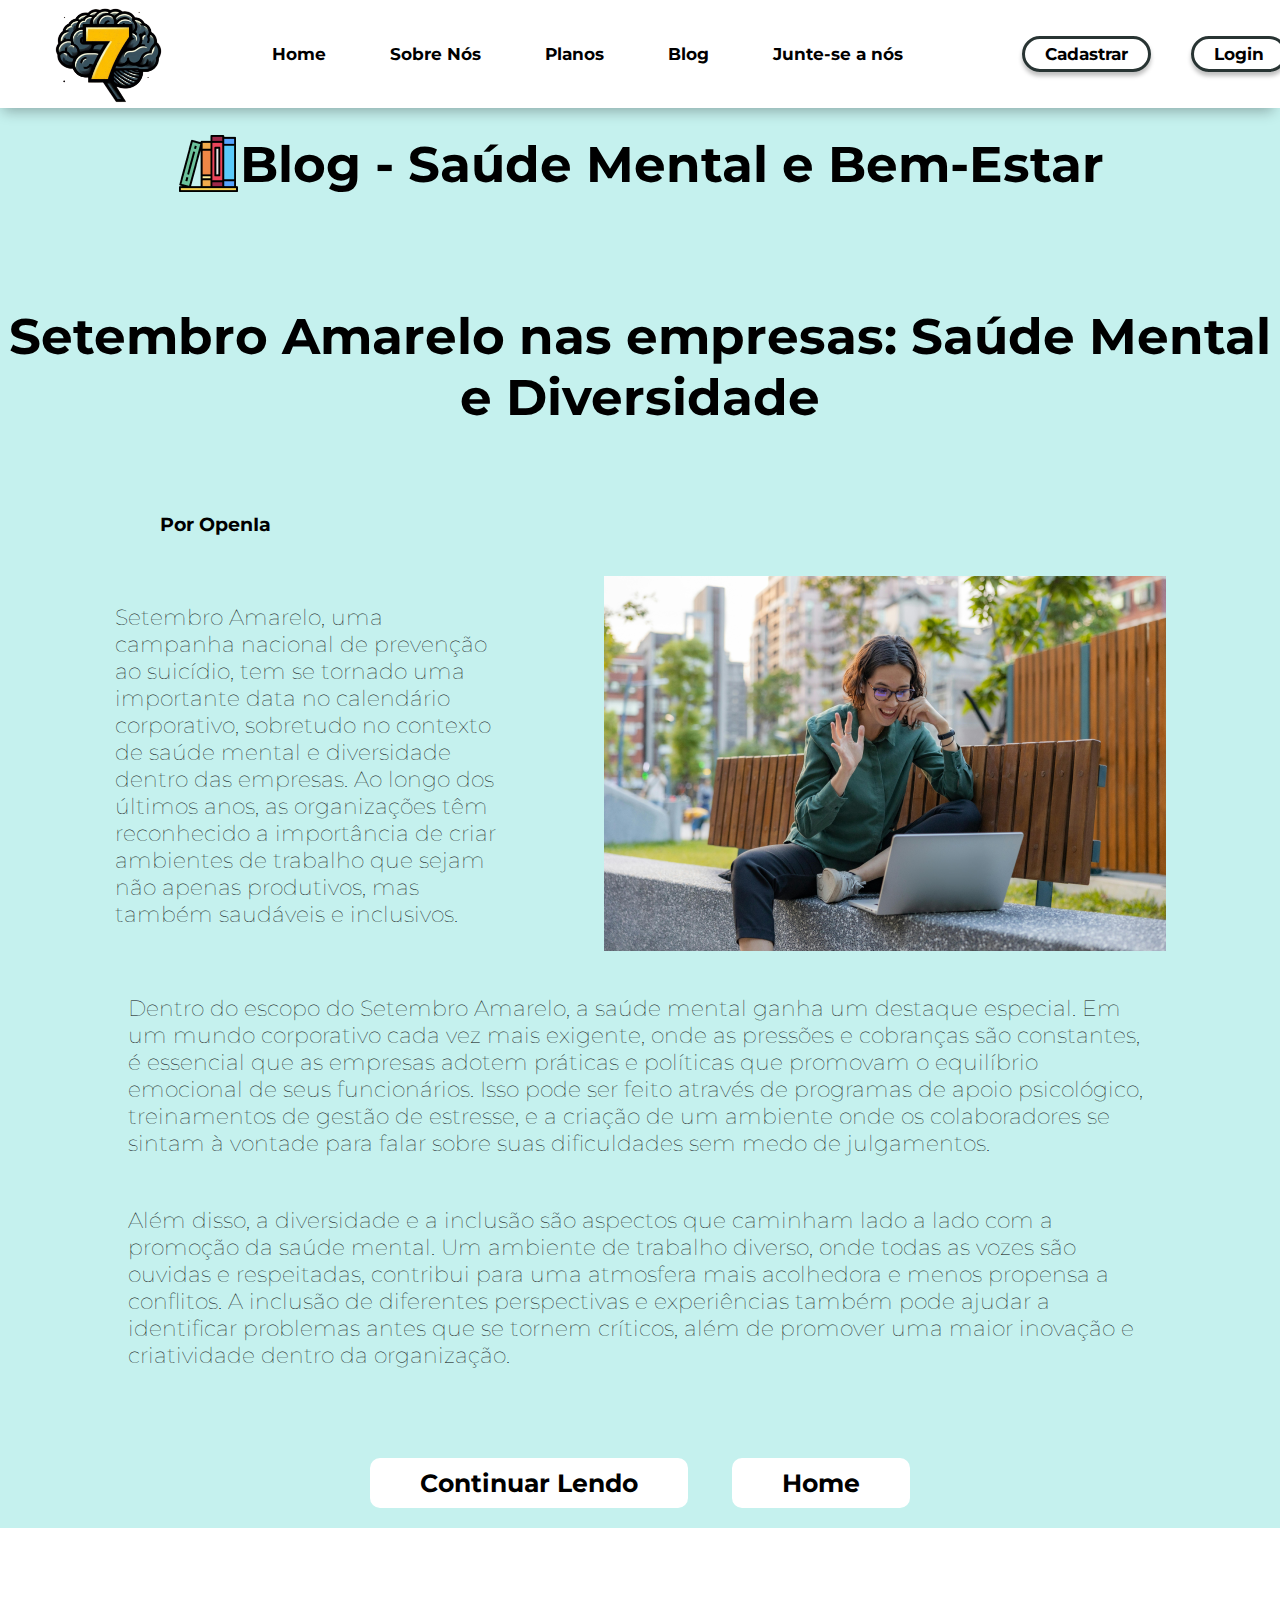
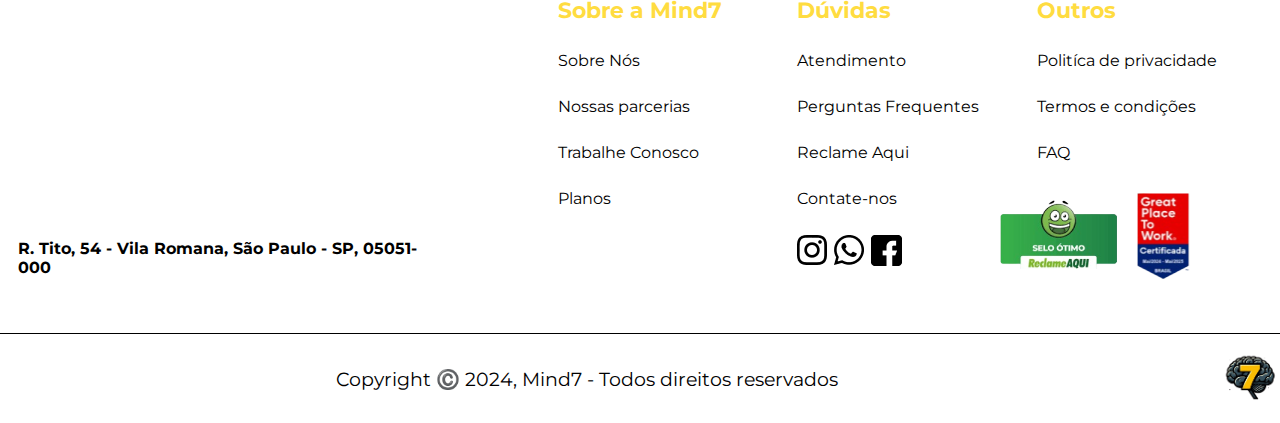
<file: blog_page3.html>
<!DOCTYPE html>
<html lang="pt-br">
<head>
    <meta charset="UTF-8">
    <meta name="viewport" content="width=device-width, initial-scale=1.0">
    <link rel="stylesheet" href="./css/blog_page3.css">
    <link rel="stylesheet" href="./css/footerWhite.css">
    <link href="https://fonts.googleapis.com/css2?family=Montserrat:wght@400;700&family=Orbitron:wght@400;700&display=swap" rel="stylesheet">
    <link rel="stylesheet" href="https://fonts.googleapis.com/css2?family=Material+Symbols+Outlined:opsz,wght,FILL,GRAD@20..48,100..700,0..1,-50..200" />
    <link rel="shortcut icon" href="./assets/logo-mind7.png" type="image/x-icon">
    <title>Mind7 - Blog</title>
</head>
<body>
    <main>
        <header class="container-sidebar">
            
            <a class="container-logo zoom-logo" href="index.html">
                <img src="./assets/logo-mind7.png" alt="Logo Mind7">
            </a>

            <nav class="Container-links">
                <a class="zoom" href="./index.html">Home</a>
                <a class="zoom" href="./index.html">Sobre Nós</a>
                <a class="zoom" href="./nossosPlanos.html">Planos</a>
                <a class="zoom" href="./blog.html">Blog</a>
                <a class="zoom" href="./trabalheConosco.html">Junte-se a nós</span></a>
            </nav>

             <div class="container-cadastro-login">
                <button><a href="./cadastro.html">Cadastrar</a></button>
                <button><a href="./login.html">Login</a></button>
             </div>
        </header>

        <div class="container_blog2">
        <section class="titulo_01">
            <img src="./assets/livros 1.png" alt="Livros_estante">
            <h1>Blog - Saúde Mental e Bem-Estar</h1>
        </section>

        <section class="titulo_materia">
            <h1>Setembro Amarelo nas empresas: Saúde Mental e Diversidade </h1>
        </section>
        <section class="titulo_autor">
            <h3>Por OpenIa</h3>
        </section>

        <section class="paragrafo1">
            <div class="parte_1">
                <p>Setembro Amarelo, uma campanha nacional de prevenção ao suicídio, tem se tornado uma importante data no calendário corporativo, sobretudo no contexto de saúde mental e diversidade dentro das empresas. Ao longo dos últimos anos, as organizações têm reconhecido a importância de criar ambientes de trabalho que sejam não apenas produtivos, mas também saudáveis e inclusivos. </p>
            </div>
            <div class="img_blog2">
                <img class="foto_blog2" src="./assets/blog_img2.png" alt="">
            </div>
        </section>

        <section class="paragrafo2">
            <div class="parte_2">
                <p>
                    Dentro do escopo do Setembro Amarelo, a saúde mental ganha um destaque especial. Em um mundo corporativo cada vez mais exigente, onde as pressões e cobranças são constantes, é essencial que as empresas adotem práticas e políticas que promovam o equilíbrio emocional de seus funcionários. Isso pode ser feito através de programas de apoio psicológico, treinamentos de gestão de estresse, e a criação de um ambiente onde os colaboradores se sintam à vontade para falar sobre suas dificuldades sem medo de julgamentos.
                </p>
            </div>    
        </section>

        <section class="paragrafo_3">
            <div class="parte_3">
                <p>
                    Além disso, a diversidade e a inclusão são aspectos que caminham lado a lado com a promoção da saúde mental. Um ambiente de trabalho diverso, onde todas as vozes são ouvidas e respeitadas, contribui para uma atmosfera mais acolhedora e menos propensa a conflitos. A inclusão de diferentes perspectivas e experiências também pode ajudar a identificar problemas antes que se tornem críticos, além de promover uma maior inovação e criatividade dentro da organização.
                </p>
                <br>
            </div>
        </section>

        <section class="container_boton">
            <div class="boton2">
                <button><a href="./blog.html">Continuar Lendo</a></button>
                <button><a href="./index.html">Home</a></button>

            </div>
        </section>
    </div>

    <footer>
        <div class="container-principal">
            <div style="margin-left: 2vh;">
                <iframe src="https://www.google.com/maps/embed?pb=!1m14!1m8!1m3!1d14632.491130865968!2d-46.6917602!3d-23.5280859!3m2!1i1024!2i768!4f13.1!3m3!1m2!1s0x94cef8775663b04f%3A0x923835e9005f8309!2sSenac%20Lapa%20Tito!5e0!3m2!1spt-BR!2sbr!4v1726014099500!5m2!1spt-BR!2sbr" width="400" height="250" style="border:0;" allowfullscreen="" loading="lazy" referrerpolicy="no-referrer-when-downgrade"></iframe>
                <h4>R. Tito, 54 - Vila Romana, São Paulo - SP, 05051-000</h4>
            </div>

            <div class="container-links">
                <div class="caixa-links">
                    <h4>Sobre a Mind7</h4>
                    <a href="./index.html">Sobre Nós</a>
                    <a href="">Nossas parcerias</a>
                    <a href="./trabalheConosco.html">Trabalhe Conosco</a>
                    <a href="./nossosPlanos.html">Planos</a>
                </div>

                <div class="caixa-links">
                    <h4>Dúvidas</h4>
                    <a href="">Atendimento</a>
                    <a href="">Perguntas Frequentes</a>
                    <a href="">Reclame Aqui</a>
                    <a href="">Contate-nos</a>

                    <div style="display: flex; width: 20%; gap: 14%; align-items: center;">
                        <img src="./assets/instagram 1.png" alt=""><img src="./assets/whatsapp 1.png" alt=""><img src="./assets/facebook 1.png" alt="">
                    </div>
                </div>

                <div class="caixa-links">
                    <h4>Outros</h4>
                    <a href="">Politíca de privacidade</a>
                    <a href="">Termos e condições</a>
                    <a href="">FAQ</a>

                    <div style="display: flex; width: 50%; gap: 14%; align-items: center; justify-content: center;">
                        <img src="./assets/reclameaqui.png" alt="">
                        <img src="./assets/greatplacetowork.png" alt="">
                    </div>
                </div>

                
            </div>
        </div>
        <div class="footer-end">
            <p>Copyright ©️ 2024, Mind7 - Todos direitos reservados</p>
            <a href="./index.html"><img src="./assets/logo-mind7.png" alt=""></a>
        </div>
    </footer>

    <div vw class="enabled">
        <div vw-access-button class="active"></div>
        <div vw-plugin-wrapper>
          <div class="vw-plugin-top-wrapper"></div>
        </div>
      </div>
      <script src="https://vlibras.gov.br/app/vlibras-plugin.js"></script>
      <script>
        new window.VLibras.Widget('https://vlibras.gov.br/app');
      </script>
    </main>
</body>
</html>
</file>
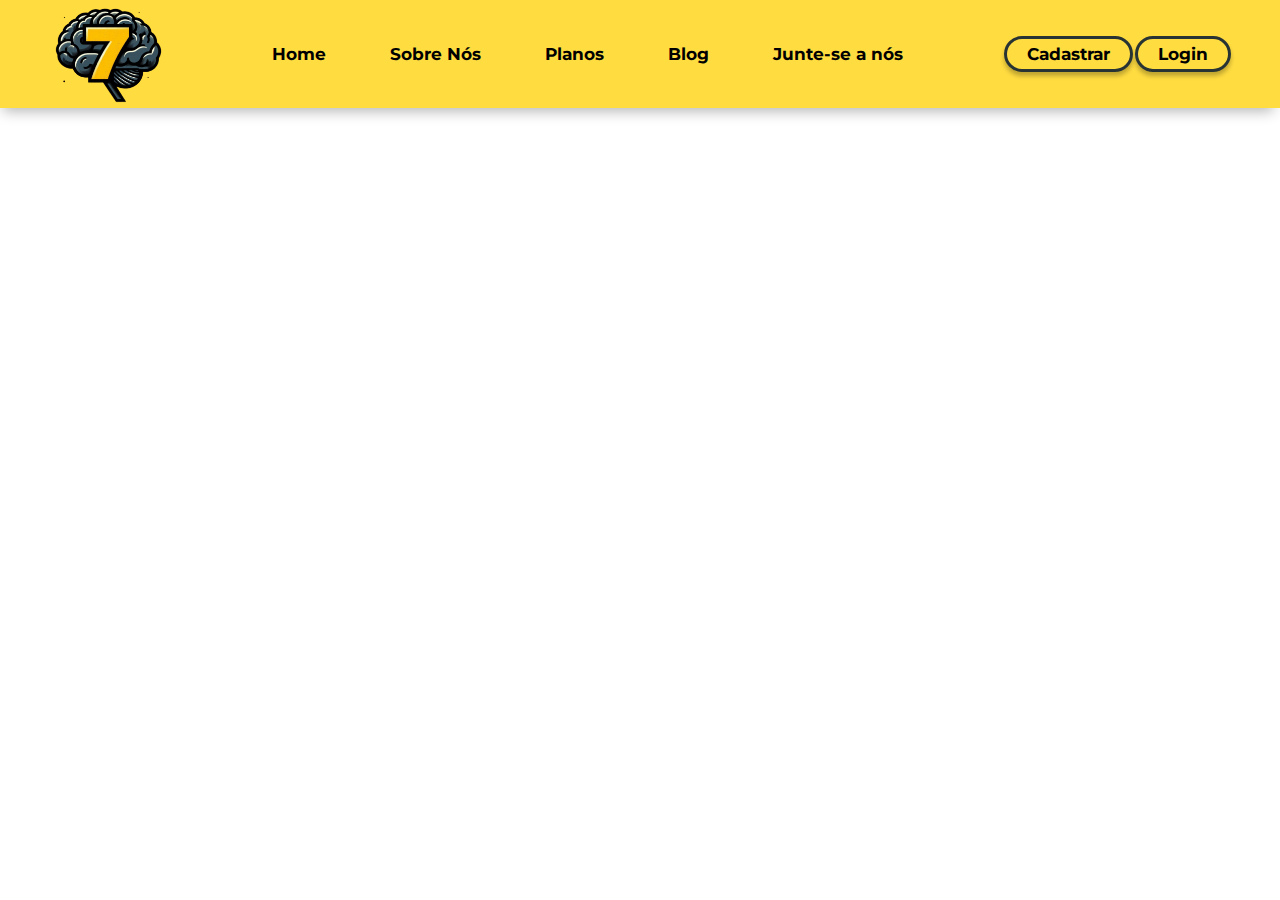
<file: formulario.html>
<!DOCTYPE html>
<html lang="pt-br">
<head>
    <meta charset="UTF-8">
    <meta name="viewport" content="width=device-width, initial-scale=1.0">
    <link rel="stylesheet" href="./css/cadastro.css">
    <link rel="stylesheet" href="./css/footer.css">
    <link rel="stylesheet" href="./css/formulario.css">
    
    <link href="https://fonts.googleapis.com/css2?family=Montserrat:wght@400;700&family=Orbitron:wght@400;700&display=swap" rel="stylesheet">
    <link rel="stylesheet" href="https://fonts.googleapis.com/css2?family=Material+Symbols+Outlined:opsz,wght,FILL,GRAD@20..48,100..700,0..1,-50..200" />
    <link rel="shortcut icon" href="./assets/logo-mind7.png" type="image/x-icon">
    <title>Mind7 - Cadastro</title>
</head>
<body>
    <main>
        <header class="container-sidebar">
            
            <a class="container-logo zoom-logo" href="./index.html">
                <img src="./assets/logo-mind7.png" alt="Logo Mind7">
            </a>

            <nav class="Container-links">
                <a class="zoom" href="./index.html">Home</a>
                <a class="zoom" href="./index.html">Sobre Nós</a>
                <a class="zoom" href="./nossosPlanos.html">Planos</a>
                <a class="zoom" href="./blog.html">Blog</a>
                <a class="zoom" href="./trabalheConosco.html">Junte-se a nós</span></a>
            </nav>

             <div class="container-cadastro-login">
                <button><a href="./cadastro.html">Cadastrar</a></button>
                <button><a href="./login.html">Login</a></button>
             </div>
        </header>

       <section>
        
       </section>
    </main>
</body>
</html>
</file>
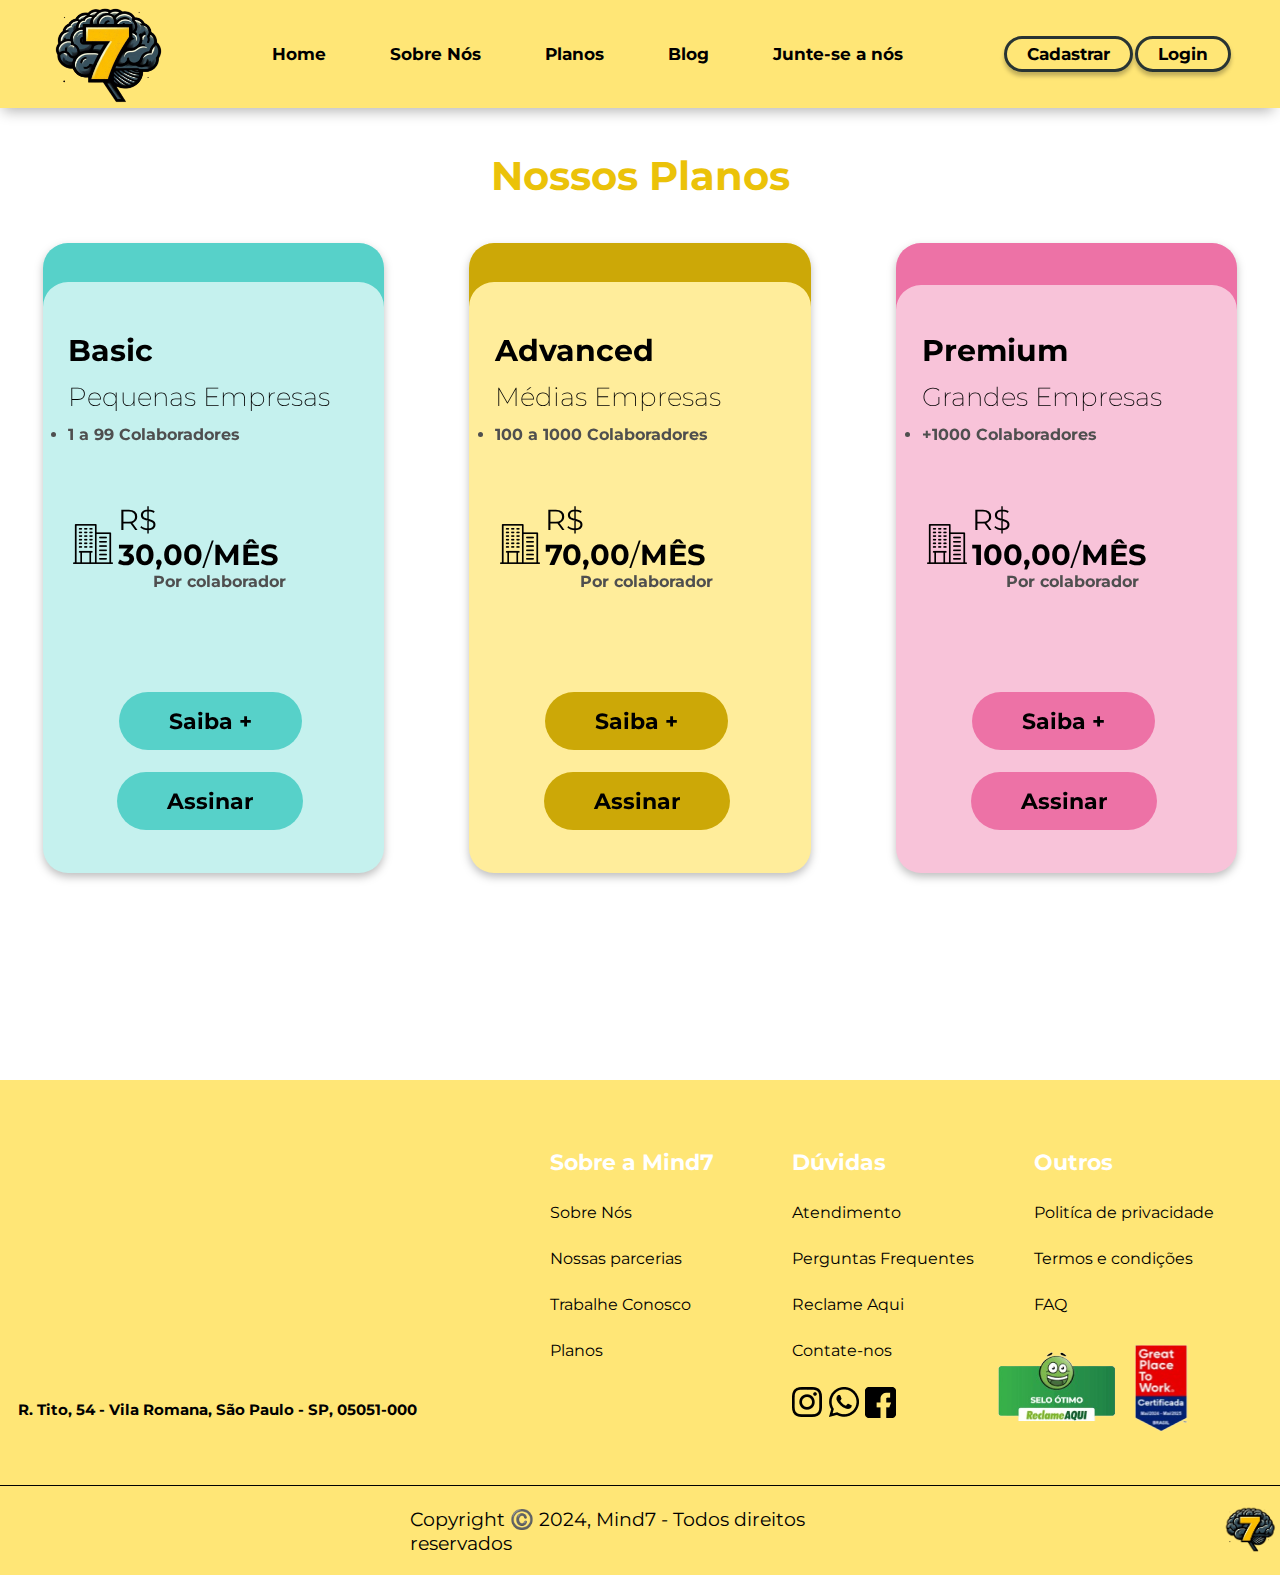
<file: nossosPlanos.html>
<!DOCTYPE html>
<html lang="pt-br">
  <head>
    <meta charset="UTF-8" />
    <meta name="viewport" content="width=device-width, initial-scale=1.0" />
    <link rel="stylesheet" href="./css/nossosPlanos.css" />
    <link rel="stylesheet" href="./css/footer.css" />
    <link
      href="https://fonts.googleapis.com/css2?family=Montserrat:wght@400;700&family=Orbitron:wght@400;700&display=swap"
      rel="stylesheet"
    />
    <link
      rel="stylesheet"
      href="https://fonts.googleapis.com/css2?family=Material+Symbols+Outlined:opsz,wght,FILL,GRAD@20..48,100..700,0..1,-50..200"
    />
    <link
      rel="shortcut icon"
      href="./assets/logo-mind7.png"
      type="image/x-icon"
    />
    <title>Mind7 - Nossos Planos</title>
  </head>
  <body>
    <main>
      <header class="container-sidebar">
        <a class="container-logo zoom-logo" href="./index.html">
          <img src="./assets/logo-mind7.png" alt="Logo Mind7" />
        </a>

        <nav class="Container-links">
          <a class="zoom" href="./index.html">Home</a>
          <a class="zoom" href="./index.html">Sobre Nós</a>
          <a class="zoom" href="./nossosPlanos.html">Planos</a>
          <a class="zoom" href="./blog.html">Blog</a>
          <a class="zoom" href="./trabalheConosco.html">Junte-se a nós</a>
        </nav>

        <div class="container-cadastro-login">
          <button><a href="./cadastro.html">Cadastrar</a></button>
          <button><a href="./login.html">Login</a></button>
        </div>
      </header>

      <section class="container-planos">
        <div class="container-nossos-planos">
          <div class="container-text-nossos-planos">
            <h1>Nossos Planos</h1>
          </div>
        </div>

        <div class="container-cards">
          <div class="card-primary">
            <div class="container_plano_basic-title">
              <h2>Basic</h2>
            </div>

            <div>
              <h3
                style="
                  font-size: 1.6rem;
                  font-family: Montserrat;
                  font-weight: 200;
                "
              >
                Pequenas Empresas
              </h3>
            </div>

            <div>
              <li
                style="
                  font-family: Montserrat;
                  font-weight: bold;
                  color: #4f4f4f;
                  font-size: 1rem;
                "
              >
                1 a 99 Colaboradores
              </li>
            </div>

            <div class="container_plano_value">
              <div>
                <img src="./assets/companhia (1) 1.png" alt="" />
              </div>
              <div class="container-value-mes">
                <div>
                  <p style="font-size: 1.8rem">
                    R$
                    <span
                      style="
                        color: black;
                        font-weight: bold;
                        font-family: Montserrat;
                      "
                      >30,00</span
                    >/<span
                      style="
                        color: black;
                        font-weight: bold;
                        font-family: Montserrat;
                      "
                      >MÊS</span
                    >
                  </p>
                </div>

                <div>
                  <p
                    style="
                      color: #4f4f4f;
                      font-family: Montserrat;
                      font-weight: bold;
                    "
                  >
                    Por colaborador
                  </p>
                </div>
              </div>
            </div>

            <div class="container-Button">
              <button style="background-color: #57d1c9; border: none">
                <a href="#" onclick="funcaoAtivarModalBasic()">Saiba +</a>
              </button>
              <button style="background-color: #57d1c9; border: none">
                <a href="./cadastro.html">Assinar</a>
              </button>
            </div>
          </div>

          <div class="card-second">
            <div class="container_plano_basic-title">
              <h2>Advanced</h2>
            </div>

            <div>
              <h3
                style="
                  font-size: 1.6rem;
                  font-family: Montserrat;
                  font-weight: 200;
                "
              >
                Médias Empresas
              </h3>
            </div>

            <div>
              <li
                style="
                  font-family: Montserrat;
                  font-weight: bold;
                  color: #4f4f4f;
                  font-size: 1rem;
                "
              >
                100 a 1000 Colaboradores
              </li>
            </div>

            <div class="container_plano_value">
              <div>
                <img src="./assets/companhia (1) 1.png" alt="" />
              </div>
              <div class="container-value-mes">
                <div>
                  <p style="font-size: 1.8rem">
                    R$
                    <span
                      style="
                        color: black;
                        font-weight: bold;
                        font-family: Montserrat;
                      "
                      >70,00</span
                    >/<span
                      style="
                        color: black;
                        font-weight: bold;
                        font-family: Montserrat;
                      "
                      >MÊS</span
                    >
                  </p>
                </div>

                <div>
                  <p
                    style="
                      color: #4f4f4f;
                      font-family: Montserrat;
                      font-weight: bold;
                    "
                  >
                    Por colaborador
                  </p>
                </div>
              </div>
            </div>

            <div class="container-Button">
              <button style="background-color: #cca807; border: none">
                <a
                  id="saibamais-advanced"
                  onclick="funcaoAtivarModalAdvanced()"
                  href="#"
                  >Saiba +</a
                >
              </button>
              <button style="background-color: #cca807; border: none">
                <a href="./cadastro.html">Assinar</a>
              </button>
            </div>
          </div>

          <div class="card-thind">
            <div class="container_plano_basic-title">
              <h2>Premium</h2>
            </div>

            <div>
              <h3
                style="
                  font-size: 1.6rem;
                  font-family: Montserrat;
                  font-weight: 200;
                "
              >
                Grandes Empresas
              </h3>
            </div>

            <div>
              <li
                style="
                  font-family: Montserrat;
                  font-weight: bold;
                  color: #4f4f4f;
                  font-size: 1rem;
                "
              >
                +1000 Colaboradores
              </li>
            </div>

            <div class="container_plano_value">
              <div>
                <img src="./assets/companhia (1) 1.png" alt="" />
              </div>
              <div class="container-value-mes">
                <div>
                  <p style="font-size: 1.8rem">
                    R$
                    <span
                      style="
                        color: black;
                        font-weight: bold;
                        font-family: Montserrat;
                      "
                      >100,00</span
                    >/<span
                      style="
                        color: black;
                        font-weight: bold;
                        font-family: Montserrat;
                      "
                      >MÊS</span
                    >
                  </p>
                </div>

                <div>
                  <p
                    style="
                      color: #4f4f4f;
                      font-family: Montserrat;
                      font-weight: bold;
                    "
                  >
                    Por colaborador
                  </p>
                </div>
              </div>
            </div>

            <div class="container-Button">
              <button style="background-color: #ed72a6; border: none">
                <a href="#" onclick="funcaoAtivarModalPremium()">Saiba +</a>
              </button>
              <button style="background-color: #ed72a6; border: none">
                <a href="./cadastro.html">Assinar</a>
              </button>
            </div>
          </div>
        </div>
      </section>
    </main>
    <section
      style="
        background-color: #c5f1ee;
        box-shadow: 0px 39px 0px 0px #57d1c9 inset;
      "
      id="modal_basic"
      class="modal-cards-desative cards"
    >
      <div class="container-button-cards-modal">
        <button class="zoom" onclick="funcaoDesativarModalBasic()">
          <img style="height: 3.5vh" src="./assets/fechar.png" alt="" />
        </button>
      </div>

      <div
        style="display: flex; width: 80%; justify-content: space-between"
        class="divs"
      >
        <h2>Basic</h2>

        <h4>1 a 99 Colaboradores</h4>
      </div>

      <div class="divs">
        <img src="./assets/Ellipse 9.png" alt="" />
        <p>
          Apoio psicológico online: Sessões de terapia online com psicólogos
          disponíveis em horários flexíveis
        </p>
      </div>

      <div class="divs">
        <img src="./assets/Ellipse 8.png" alt="" />
        <p>
          Plataforma de bem-estar: Acesso a uma plataforma digital com conteúdos
          sobre saúde mental e workshops online
        </p>
      </div>

      <div class="divs">
        <img src="./assets/Ellipse 7.png" alt="" />
        <p>
          Relatórios periódicos: Relatórios mensais sobre engajamento e saúde
          mental dos funcionários, preservando a confidencialidade
        </p>
      </div>

      <div class="divs">
        <img src="./assets/Ellipse 6.png" alt="" />
        <p>
          Sessões de grupo: Sessões coletivas ou workshops de bem-estar mental e
          gestão de estresse
        </p>
      </div>
    </section>

    <section
      style="
        background-color: #ffed9b;
        box-shadow: 0px 39px 0px 0px #cca807 inset;
      "
      id="modal_advanced"
      class="modal-cards-desative cards"
    >
      <div class="container-button-cards-modal">
        <button class="zoom" onclick="funcaoDesativarModalAdvanced()">
          <img style="height: 3.5vh" src="./assets/fechar.png" alt="" />
        </button>
      </div>

      <div
        style="display: flex; width: 80%; justify-content: space-between"
        class="divs"
      >
        <h2>Advanced</h2>

        <h4>100 a 1000 Colaboradores</h4>
      </div>

      <div class="divs">
        <img src="./assets/Ellipse 9.png" alt="" />
        <p>
          Consultas presenciais opcionais: Algumas consultas presenciais ou
          híbridas, dependendo da necessidade da empresa
        </p>
      </div>

      <div class="divs">
        <img src="./assets/Ellipse 8 (1).png" alt="" />
        <p>
          Treinamento para gestores: Programas de capacitação para líderes,
          focados em identificar e gerenciar questões de saúde mental no
          ambiente de trabalho
        </p>
      </div>

      <div class="divs">
        <img src="./assets/Ellipse 7 (1).png" alt="" />
        <p>
          Análise de clima organizacional: Pesquisas e relatórios aprofundados
          sobre o bem-estar da equipe, com recomendações personalizadas
        </p>
      </div>

      <div class="divs">
        <img src="./assets/Ellipse 6 (1).png" alt="" />
        <p>
          Apoio contínuo: Linha direta com psicólogos para consultas rápidas e
          emergenciais
        </p>
      </div>
    </section>

    <section
      style="
        background-color: #f8c3d9;
        box-shadow: 0px 42px 0px 0px #ed72a6 inset;
      "
      id="modal_premium"
      class="modal-cards-desative cards"
    >
      <div class="container-button-cards-modal">
        <button class="zoom" onclick="funcaoDesativarModalPremium()">
          <img style="height: 3.5vh" src="./assets/fechar.png" alt="" />
        </button>
      </div>

      <div
        style="display: flex; width: 80%; justify-content: space-between"
        class="divs"
      >
        <h2>Premium</h2>

        <h4>+ 1000 Colaboradores</h4>
      </div>

      <div class="divs">
        <img src="./assets/Ellipse 9.png" alt="" />
        <p>
          Psicólogos em loco: Psicólogos alocados na empresa para atendimento
          regular
        </p>
      </div>

      <div class="divs">
        <img src="./assets/Ellipse 8 (1).png" alt="" />
        <p>
          Atendimento preferencial: Agendamentos prioritários e maior
          disponibilidade de horários
        </p>
      </div>

      <div class="divs">
        <img src="./assets/Ellipse 7 (1).png" alt="" />
        <p>
          Workshops e palestras personalizadas: Sessões específicas para temas
          como liderança, resiliência e diversidade
        </p>
      </div>

      <div class="divs">
        <img src="./assets/Ellipse 6 (1).png" alt="" />
        <p>
          Programa de bem-estar completo: Combinação de suporte psicológico,
          físico (parcerias com academias ou programas de saúde física) e
          emocional, com acompanhamento contínuo
        </p>
      </div>
    </section>

    <footer>
      <div class="container-principal">
        <div style="margin-left: 2vh">
          <iframe
            src="https://www.google.com/maps/embed?pb=!1m14!1m8!1m3!1d14632.491130865968!2d-46.6917602!3d-23.5280859!3m2!1i1024!2i768!4f13.1!3m3!1m2!1s0x94cef8775663b04f%3A0x923835e9005f8309!2sSenac%20Lapa%20Tito!5e0!3m2!1spt-BR!2sbr!4v1726014099500!5m2!1spt-BR!2sbr"
            width="400"
            height="250"
            style="border: 0"
            allowfullscreen=""
            loading="lazy"
            referrerpolicy="no-referrer-when-downgrade"
          ></iframe>
          <h4>R. Tito, 54 - Vila Romana, São Paulo - SP, 05051-000</h4>
        </div>

        <div class="container-links">
          <div class="caixa-links">
            <h4>Sobre a Mind7</h4>
            <a href="./index.html">Sobre Nós</a>
            <a href="">Nossas parcerias</a>
            <a href="./trabalheConosco.html">Trabalhe Conosco</a>
            <a href="./nossosPlanos.html">Planos</a>
          </div>

          <div class="caixa-links">
            <h4>Dúvidas</h4>
            <a href="">Atendimento</a>
            <a href="">Perguntas Frequentes</a>
            <a href="">Reclame Aqui</a>
            <a href="">Contate-nos</a>

            <div
              style="display: flex; width: 20%; gap: 14%; align-items: center"
            >
              <img src="./assets/instagram 1.png" alt="" /><img
                src="./assets/whatsapp 1.png"
                alt=""
              /><img src="./assets/facebook 1.png" alt="" />
            </div>
          </div>

          <div class="caixa-links">
            <h4>Outros</h4>
            <a href="">Politíca de privacidade</a>
            <a href="">Termos e condições</a>
            <a href="">FAQ</a>

            <div
              style="
                display: flex;
                width: 50%;
                gap: 14%;
                align-items: center;
                justify-content: center;
              "
            >
              <img src="./assets/reclameaqui.png" alt="" />
              <img src="./assets/greatplacetowork.png" alt="" />
            </div>
          </div>
        </div>
      </div>
      <div class="footer-end">
        <p>Copyright ©️ 2024, Mind7 - Todos direitos reservados</p>
        <a href="./index.html"><img src="./assets/logo-mind7.png" alt="" /></a>
      </div>
    </footer>

    <div vw class="enabled">
      <div vw-access-button class="active"></div>
      <div vw-plugin-wrapper>
        <div class="vw-plugin-top-wrapper"></div>
      </div>
    </div>
    <script src="https://vlibras.gov.br/app/vlibras-plugin.js"></script>
    <script>
      new window.VLibras.Widget("https://vlibras.gov.br/app");
    </script>
  </body>
  <script src="./js/nossosplanos.js"></script>
</html>
</file>
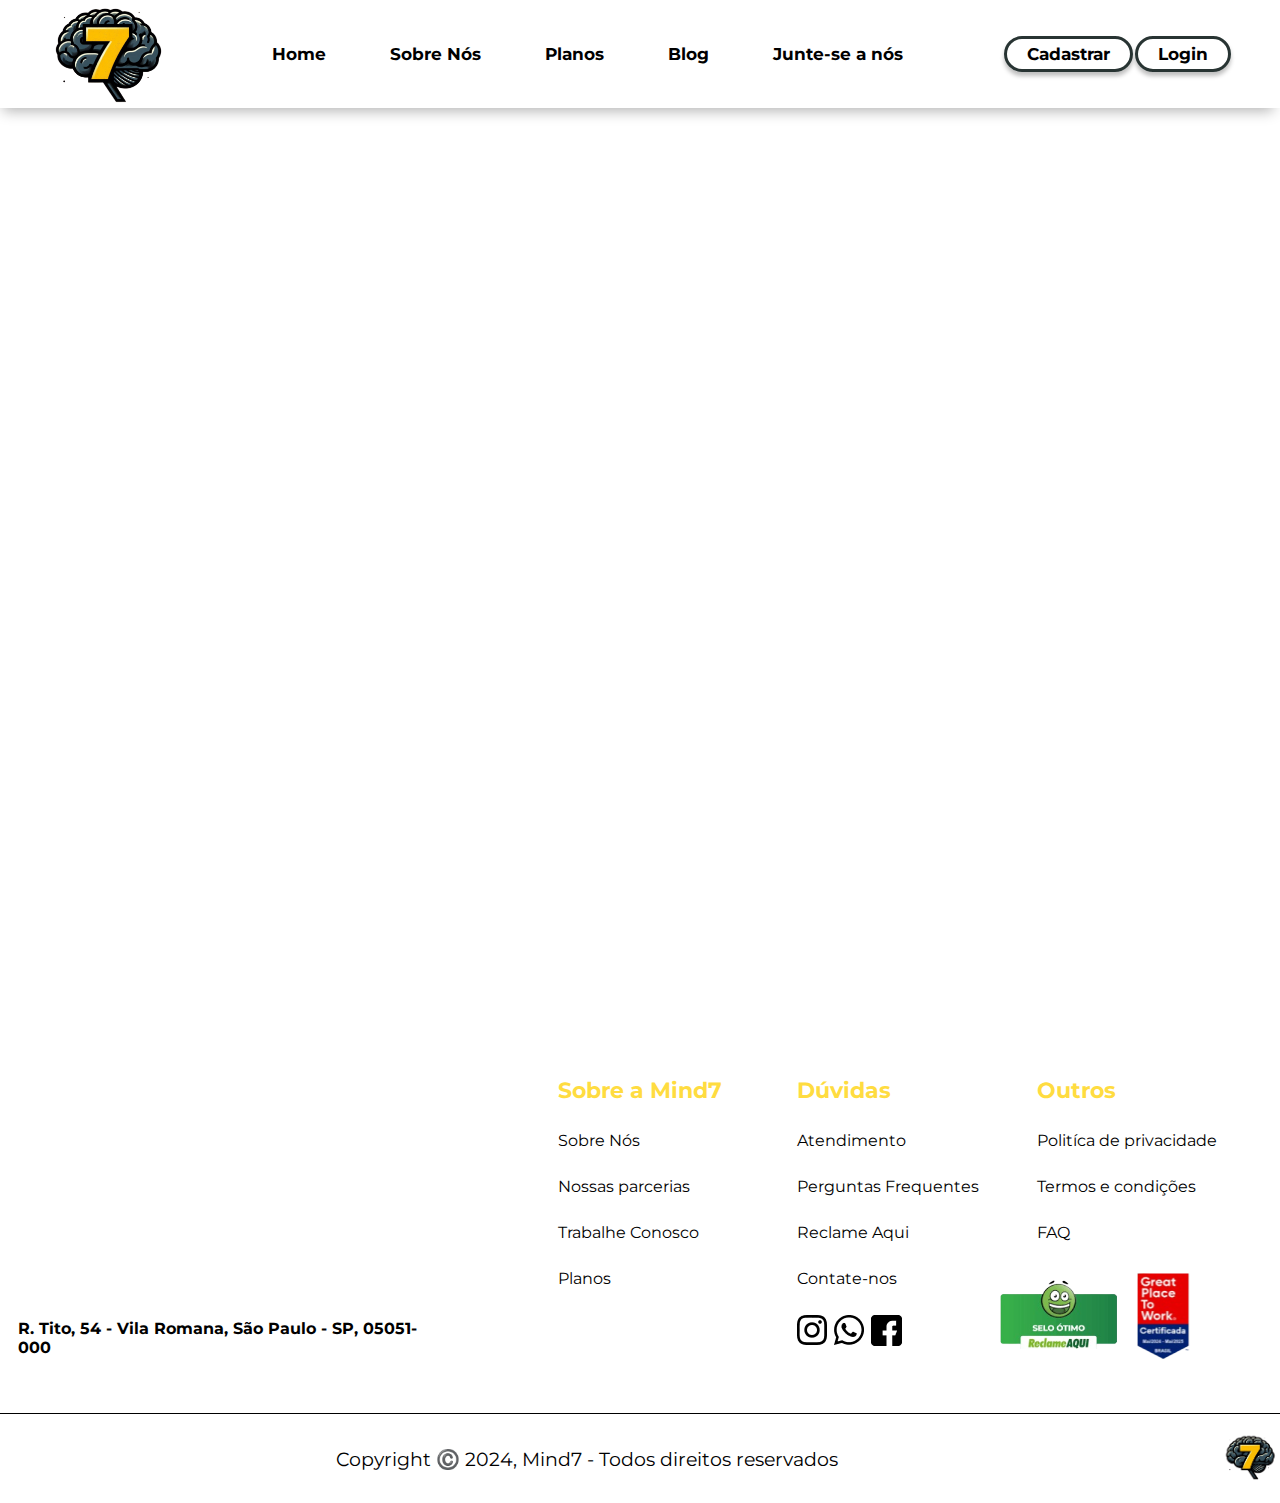
<file: trabalheConosco.html>
<!DOCTYPE html>
<html lang="pt-br">
<head>
    <meta charset="UTF-8">
    <meta name="viewport" content="width=device-width, initial-scale=1.0">
    <link rel="stylesheet" href="./css/trabalheConosco.css">
    <link rel="stylesheet" href="./css/footerWhite.css">
    <link href="https://fonts.googleapis.com/css2?family=Montserrat:wght@400;700&family=Orbitron:wght@400;700&display=swap" rel="stylesheet">
    <link rel="stylesheet" href="https://fonts.googleapis.com/css2?family=Material+Symbols+Outlined:opsz,wght,FILL,GRAD@20..48,100..700,0..1,-50..200" />
    <link rel="shortcut icon" href="./assets/logo-mind7.png" type="image/x-icon">
    <title>Mind7 - Junte-se a Nós</title>
</head>
<body>
    <main>
        <header class="container-sidebar">
            
            <a class="container-logo zoom-logo" href="./index.html">
                <img src="./assets/logo-mind7.png" alt="Logo Mind7">
            </a>

            <nav class="Container-links">
                <a class="zoom" href="./index.html">Home</a>
                <a class="zoom" href="./index.html">Sobre Nós</a>
                <a class="zoom" href="./nossosPlanos.html">Planos</a>
                <a class="zoom" href="./blog.html">Blog</a>
                <a class="zoom" href="./trabalheConosco.html">Junte-se a nós</span></a>
            </nav>

             <div class="container-cadastro-login">
                <button><a href="./cadastro.html">Cadastrar</a></button>
                <button><a href="./login.html">Login</a></button>
             </div>
        </header>
        <!-- <form class="container-forms">

            <div class="container-title-forms">
                <h2>
                    Dados Pessoais:
                </h2>
            </div>

            <div class="container-nome-nascimento">
                <label for="">Nome Completo:</label>
                <input style="width: 50%;" type="text">

                <label for="">Data Nascimento:</label>
                <input style="width: 20%;" type="date">
            </div>

            <div class="container-nome-nascimento">
                <label for="">E-mail:</label>
                <input style="width: 50%;" type="text">

                <label for="">Celular:</label>
                <input style="width: 30%;" type="tel">
            </div>

            <div style="justify-content: start;" class="container-nome-nascimento">
                <label for="">CRP:</label>
                <input style="width: 40%;" type="number">
            </div>

            <hr style="width: 100%;">
            <br>
            <div class="container-title-forms">
                <h2>
                    Preferências:
                </h2>
            </div>

            <div style="justify-content: flex-start; flex-direction: column; align-items: flex-start; width: 80%;" class="container-nome-nascimento">
                <label for="">Qual Linha você segue? (Psicanálise, Gestalt, Psicodrama, etc):</label>
                <input style="width: 40%;" type="text">
            </div>
            <br>
            <div class="container-title-forms">
                <h4>
                    Você realiza ou já realizou atendimento online?
                </h4>
            </div>

            <div style="justify-content: start;" class="container-nome-nascimento">
                <input style="width: 10%;" type="checkbox">
                <label for="">Sim, atualmente realizo atendimentos online.</label>
            </div>

            <div style="justify-content: start;" class="container-nome-nascimento">
                <input style="width: 10%;" type="checkbox">
                <label for="">Não, mas já realizei atendimentos online.</label>
            </div>

            <div style="justify-content: start;" class="container-nome-nascimento">
                <input style="width: 10%;" type="checkbox">
                <label for="">Não, nunca realizei atendimentos online.</label>
            </div>

            <div style="justify-content: flex-start;" class="container-nome-nascimento">
                <label for="">Você já atou presencialmente?</label>
                <input style="width: 5%;" type="checkbox">
                <label for="">Não</label>
                <input style="width: 5%;" type="checkbox">
                <label for="">Sim</label>
            </div>

            <div style="justify-content: start;" class="container-nome-nascimento">
            <label for="">Possui disponibilidade de realizar atendimento presencial</label>
                <input style="width: 5%;" type="checkbox">
                <label for="">Sim</label>
                <input style="width: 5%;" type="checkbox">
                <label for="">Não</label>
                <input style="width: 10%;" type="number">
                <label for="">Se sim, quantas vezes por semana?</label>
            </div>

            <div style="justify-content: start;" class="container-nome-nascimento">
            <label for="">Outras Informações:</label>
                <textarea name="" id=""></textarea>
            </div>

            <div style="justify-content: start;" class="container-nome-nascimento">
                <label for="">Anexar curriculum aqui:</label>
                <input style="width: 5%;" type="file">
            </div>

            <div style="justify-content: start;" class="container-nome-nascimento">
                <label for="">Aprovação no E-Psi</label>
                <label for="">Confirmo que já tenho cadastro aprovado ou já enviei o pedido de cadastro no <a href="">E-Psi</a>.</label>
                <input style="width: 5%;" type="checkbox">
            </div>

            <div style="display: flex; justify-content: center; align-items: center; width: 100%; height: 25vh; flex-direction: column;">
                <button>
                    Enviar
                </button>
                <p>Você receberá um e-mail de confirmação</p>
            </div>
        </form> -->

        <iframe
        src="https://typebot.co/my-typebot-1-h2ngqp2"
        style="border: none; width: 100%; height: 100vh"
        ></iframe>

        <footer>
            <div class="container-principal">
                <div style="margin-left: 2vh;">
                    <iframe src="https://www.google.com/maps/embed?pb=!1m14!1m8!1m3!1d14632.491130865968!2d-46.6917602!3d-23.5280859!3m2!1i1024!2i768!4f13.1!3m3!1m2!1s0x94cef8775663b04f%3A0x923835e9005f8309!2sSenac%20Lapa%20Tito!5e0!3m2!1spt-BR!2sbr!4v1726014099500!5m2!1spt-BR!2sbr" width="400" height="250" style="border:0;" allowfullscreen="" loading="lazy" referrerpolicy="no-referrer-when-downgrade"></iframe>
                    <h4>R. Tito, 54 - Vila Romana, São Paulo - SP, 05051-000</h4>
                </div>
    
                <div class="container-links">
                    <div class="caixa-links">
                        <h4>Sobre a Mind7</h4>
                        <a href="./index.html">Sobre Nós</a>
                        <a href="">Nossas parcerias</a>
                        <a href="./trabalheConosco.html">Trabalhe Conosco</a>
                        <a href="./nossosPlanos.html">Planos</a>
                    </div>
    
                    <div class="caixa-links">
                        <h4>Dúvidas</h4>
                        <a href="">Atendimento</a>
                        <a href="">Perguntas Frequentes</a>
                        <a href="">Reclame Aqui</a>
                        <a href="">Contate-nos</a>
    
                        <div style="display: flex; width: 20%; gap: 14%; align-items: center;">
                            <img src="./assets/instagram 1.png" alt=""><img src="./assets/whatsapp 1.png" alt=""><img src="./assets/facebook 1.png" alt="">
                        </div>
                    </div>
    
                    <div class="caixa-links">
                        <h4>Outros</h4>
                        <a href="">Politíca de privacidade</a>
                        <a href="">Termos e condições</a>
                        <a href="">FAQ</a>
    
                        <div style="display: flex; width: 50%; gap: 14%; align-items: center; justify-content: center;">
                            <img src="./assets/reclameaqui.png" alt="">
                            <img src="./assets/greatplacetowork.png" alt="">
                        </div>
                    </div>
    
                    
                </div>
            </div>
            <div class="footer-end">
                <p>Copyright ©️ 2024, Mind7 - Todos direitos reservados</p>
                <a href="./index.html"><img src="./assets/logo-mind7.png" alt=""></a>
            </div>
        </footer>

        <div vw class="enabled">
            <div vw-access-button class="active"></div>
            <div vw-plugin-wrapper>
              <div class="vw-plugin-top-wrapper"></div>
            </div>
          </div>
          <script src="https://vlibras.gov.br/app/vlibras-plugin.js"></script>
          <script>
            new window.VLibras.Widget('https://vlibras.gov.br/app');
          </script>
    </main>
</body>
</html>
</file>
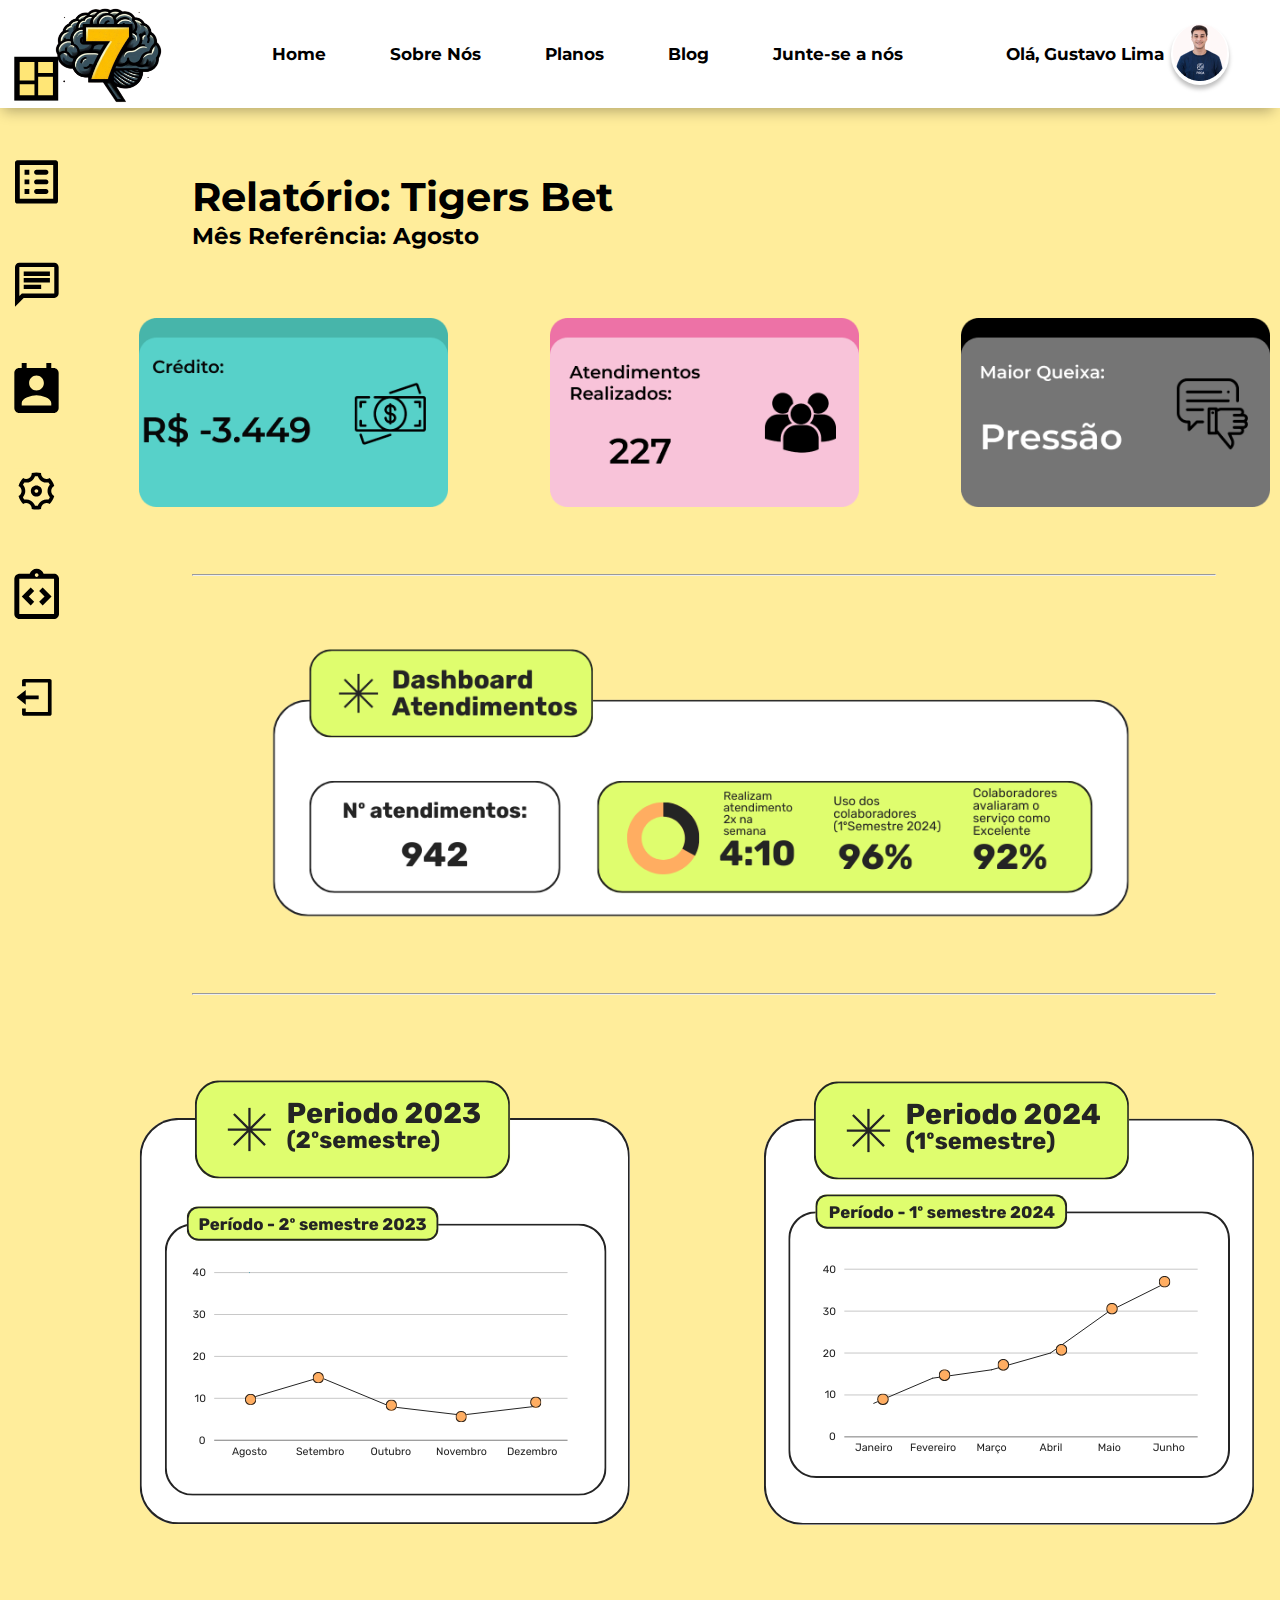
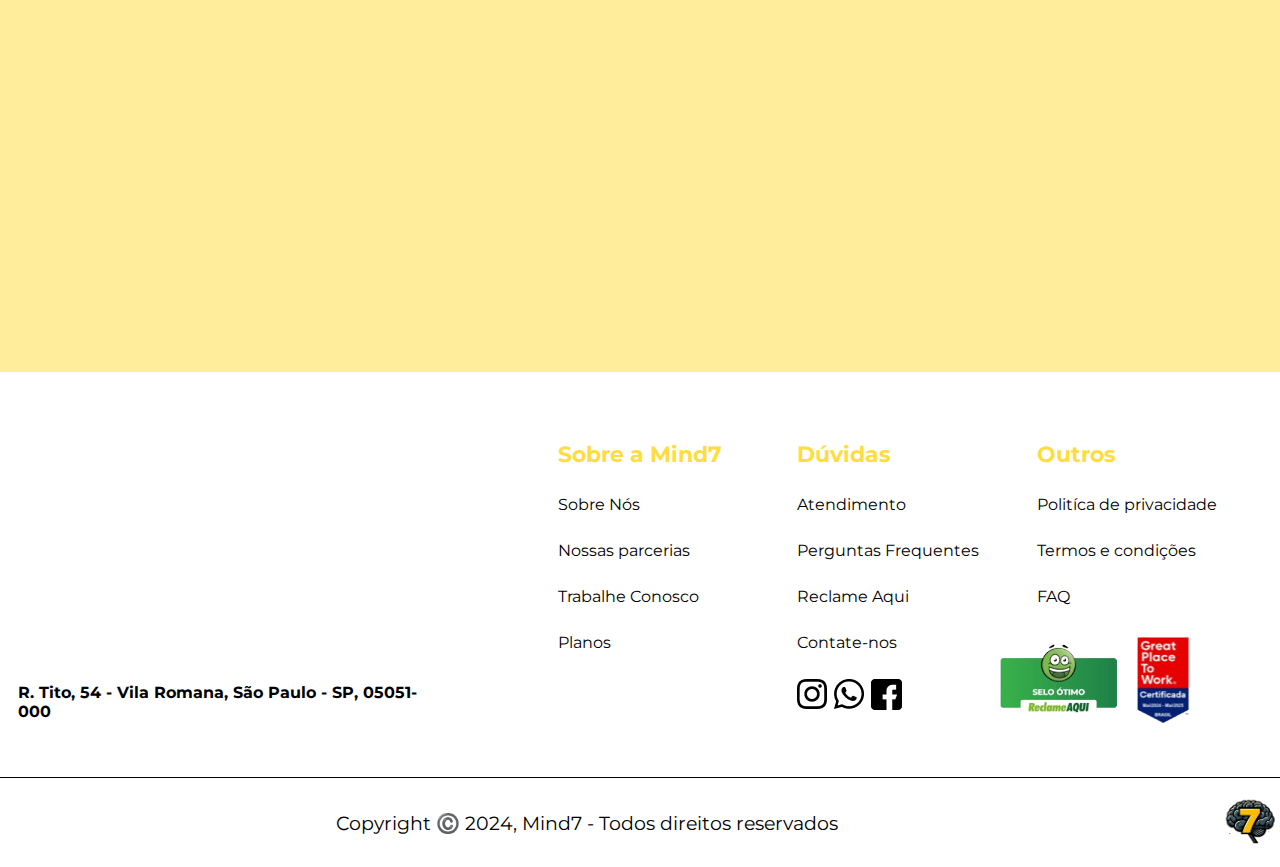
<file: usuario.html>
<!DOCTYPE html>
<html lang="pt-br">
<head>
    <meta charset="UTF-8">
    <meta name="viewport" content="width=device-width, initial-scale=1.0">
    <link rel="stylesheet" href="./css/usuario.css">
    <link rel="stylesheet" href="./css/footerWhite.css">
    <link rel="shortcut icon" href="./assets/logo-mind7.png" type="image/x-icon">
    <link href="https://fonts.googleapis.com/css2?family=Montserrat:wght@400;700&family=Orbitron:wght@400;700&display=swap" rel="stylesheet">
    <title>Mind7 - Tigers Bet</title>
</head>
<body>
    <main>
        <header class="container-sidebar">
            
            <a class="container-logo zoom-logo" href="./index.html">
                <img src="./assets/logo-mind7.png" alt="Logo Mind7">
            </a>

            <nav class="Container-links">
                <a class="zoom" href="./index.html">Home</a>
                <a class="zoom" href="./index.html">Sobre Nós</a>
                <a class="zoom" href="./nossosPlanos.html">Planos</a>
                <a class="zoom" href="./blog.html">Blog</a>
                <a class="zoom" href="./trabalheConosco.html">Junte-se a nós</span></a>
            </nav>

             <div class="container-cadastro-login">
               <a class="zoom" href="./nossosPlanos.html">Olá, Gustavo Lima</a>
                <button><a href="./login.html"><img class="zoom" src="./assets/Ellipse 10.png" alt=""></a></button>
             </div>
        </header>

        <section class="conteudo">
            <div class="barra_lateral">
                <a href="./index.html"><img class="zoom" src="./assets/icon_1.svg" alt=""></a>
                <a href="./index.html"><img class="zoom" src="./assets/icon_2.svg" alt=""></a>
                <a href="./index.html"><img class="zoom" src="./assets/icon_3.svg" alt=""></a>
                <a href="./index.html"><img class="zoom" src="./assets/icon_4.svg" alt=""></a>
                <a href="./index.html"><img class="zoom" src="./assets/icon_5.svg" alt=""></a>
                <a href="./index.html"><img class="zoom" src="./assets/icon_6.svg" alt=""></a>
                <a href="./index.html"><img  class="zoom" src="./assets/icon_7.svg" alt=""></a>
            </div>    

            <div class="conteudo_principal">
                <div class="title">
                    <h1>Relatório: Tigers Bet</h1>
                    <h3>Mês Referência: Agosto</h3>
                </div>
                
                <div class="container_blocos">
                    <div class="blocos">
                        <img class="zoom1" src="./assets/bloco_card1.png" alt="crédito">
                        <img class="zoom1" src="./assets/bloco_card2.png" alt="atendimentos">
                        <img class="zoom1" src="./assets/bloco_card3.png" alt="Queixas">
                    </div>
                </div>
                <hr>
                <div class="grafico">
                    <img src="./assets/dash_1.png" alt="grafico_mensal">
                </div>        
                <hr>
                <div class="grafico2">
                    <img src="./assets/dash_2.png" alt="grafico_mensal">
                    <img src="./assets/dash_3.png" alt="grafico_mensal">
                </div>        
            </div>
            
            
           
        </section>

        <footer>
            <div class="container-principal">
                <div style="margin-left: 2vh;">
                    <iframe src="https://www.google.com/maps/embed?pb=!1m14!1m8!1m3!1d14632.491130865968!2d-46.6917602!3d-23.5280859!3m2!1i1024!2i768!4f13.1!3m3!1m2!1s0x94cef8775663b04f%3A0x923835e9005f8309!2sSenac%20Lapa%20Tito!5e0!3m2!1spt-BR!2sbr!4v1726014099500!5m2!1spt-BR!2sbr" width="400" height="250" style="border:0;" allowfullscreen="" loading="lazy" referrerpolicy="no-referrer-when-downgrade"></iframe>
                    <h4>R. Tito, 54 - Vila Romana, São Paulo - SP, 05051-000</h4>
                </div>
    
                <div class="container-links">
                    <div class="caixa-links">
                        <h4>Sobre a Mind7</h4>
                        <a href="./index.html">Sobre Nós</a>
                        <a href="">Nossas parcerias</a>
                        <a href="./trabalheConosco.html">Trabalhe Conosco</a>
                        <a href="./nossosPlanos.html">Planos</a>
                    </div>
    
                    <div class="caixa-links">
                        <h4>Dúvidas</h4>
                        <a href="">Atendimento</a>
                        <a href="">Perguntas Frequentes</a>
                        <a href="">Reclame Aqui</a>
                        <a href="">Contate-nos</a>
    
                        <div style="display: flex; width: 20%; gap: 14%; align-items: center;">
                            <img src="./assets/instagram 1.png" alt=""><img src="./assets/whatsapp 1.png" alt=""><img src="./assets/facebook 1.png" alt="">
                        </div>
                    </div>
    
                    <div class="caixa-links">
                        <h4>Outros</h4>
                        <a href="">Politíca de privacidade</a>
                        <a href="">Termos e condições</a>
                        <a href="">FAQ</a>
    
                        <div style="display: flex; width: 50%; gap: 14%; align-items: center; justify-content: center;">
                            <img src="./assets/reclameaqui.png" alt="">
                            <img src="./assets/greatplacetowork.png" alt="">
                        </div>
                    </div>
    
                    
                </div>
            </div>
            <div class="footer-end">
                <p>Copyright ©️ 2024, Mind7 - Todos direitos reservados</p>
                <a href="./index.html"><img src="./assets/logo-mind7.png" alt=""></a>
            </div>
        </footer>

        <div vw class="enabled">
            <div vw-access-button class="active"></div>
            <div vw-plugin-wrapper>
              <div class="vw-plugin-top-wrapper"></div>
            </div>
          </div>
          <script src="https://vlibras.gov.br/app/vlibras-plugin.js"></script>
          <script>
            new window.VLibras.Widget('https://vlibras.gov.br/app');
          </script>
    </main>

</body>
</html>
</file>
<file: css/index.css>
* {
  box-sizing: border-box;
  margin: 0;
  padding: 0;
  font-family: Montserrat;
}

main {
  display: flex;
  flex-direction: column;
  height: auto;
}

header a {
  font-weight: bold;
  color: #000000;
  font-size: 17px;
  text-decoration: none;
}

.container-sidebar {
  display: flex;
  justify-content: space-around;
  align-items: center;
  width: 100%;
  height: 12vh;
  background-color: #ffe676;
  box-shadow: -2px 8px 13px -5px rgba(0, 0, 0, 0.3);
}

.Container-links {
  display: flex;
  justify-content: center;
  align-items: center;
  width: 50%;
  height: 0vh;
  gap: 10%;
}

.Container-links a {
  display: flex;
  justify-content: center;
  align-items: center;
  text-decoration: none;
}

.zoom:hover {
  transform: scale(
    1.2
  ); /* Aumenta o tamanho em 20% /
    transition: transform 0.3s ease; / Adiciona uma transição suave */
}

.zoom-logo:hover {
  transform: scale(
    1.1
  ); /* Aumenta o tamanho em 20% /
    transition: transform 0.3s ease; / Adiciona uma transição suave */
}

.container-logo {
  display: flex;
  justify-content: flex-end;
  align-items: end;
}

.container-logo img {
  width: 100%;
  height: 12vh;
}

.container-cadastro-login {
  display: flex;
  justify-content: space-around;
  align-items: center;
  width: 18%;
  height: 10vh;
}
.container-cadastro-login button {
  background: none;
  padding: 5px 20px 5px 20px;
  border-radius: 503px;
  border: 3px solid #283433;
  box-shadow: 0px 4px 4px 0px rgba(0, 0, 0, 0.25);
}

.container-cadastro-login button:hover {
  background-color: black;
  color: #fff;

  a {
    color: #fefadc;
  }
}

.container-home {
  display: flex;
  justify-content: center;
  align-items: center;
  flex-direction: row;
  height: 80vh;
  gap: 10%;
}

.carrosel-item-1-desative,
.carrosel-item-2-desative {
  display: none;
  transition: 2s all ease;
}

.carrosel-item-1-ative,
.carrosel-item-2-ative {
  display: flex;
  transition: 2s all ease;
}

.container-peca-ajuda {
  display: flex;
  justify-content: space-between;
  align-items: center;
  flex-direction: column;
  height: 60vh;
}

#image-peca-ajuda {
  width: 100%;
  height: 50vh;
}

#image-illustration {
  width: 100%;
  height: 75vh;
}

.container-saiba-mais {
  display: flex;
  justify-content: flex-end;
  align-items: center;
  width: 80%;
}

#botao-saiba-mais {
  background-color: #cca807;
  padding: 15px 50px 15px 50px;
  border-radius: 36px;
  border: none;
  cursor: pointer;
}

#botao-saiba-mais a {
  text-decoration: none;
  font-family: MontSerrat;
  font-weight: bold;
  color: white;
  font-size: 1.2rem;
}

#botao-saiba-mais:hover {
  background-color: #000000;
  color: #fefadc;
  a:hover {
    color: #fefadc;
  }
}

.container-hashtag {
  display: flex;
  justify-content: center;
  align-items: center;
  flex-direction: column;
  width: 100%;
  height: 2vh;
}

.container-hashtag p {
  font-size: 1.8rem;
}

.container-hashtag hr {
  width: 45%;
}
.title_clientes {
  color: #ffe676;
  font-size: 36px;
}

.empresas{
  display: flex;
  justify-content: center;
  align-items: center;
  flex-direction: row;
}
</file>
<file: css/feedback.css>
body {
  font-family: "Montserrat", sans-serif;
}

.container {
  text-align: center;
  font-size: 22px;
  overflow-x: hidden;
}

.serviços-wrapper {
  display: inline-block;
  text-align: center;
  display: flex;
  justify-content: center;
  gap: 2%;
  margin-top: 30px;
}

.serviços-wrapper a {
  cursor: default;
}

.serviços {
  display: inline-block;
  margin: 10px;
  text-decoration: none;
  color: #757575;
  padding: 10px 20px;
  background-color: #d9d9d9;
  border-radius: 32px;
  font-weight: bold;
  line-height: normal;
}

.serviços:hover {
  background-color: black;
  color: white;
  transition: 1s;
  cursor: pointer;
}

.feedback {
  color: #ffe676;
}

.swiper-container {
  position: relative;
  height: 350px;
}

.swiper-container2 {
  position: relative;
  height: 350px;
}

.swiper-button-next,
.swiper-button-prev {
  width: 44px;
  height: 44px;
  background-color: rgb(255, 255, 255);
  border-radius: 50%;
  display: flex;
  align-items: center;
  justify-content: center;
  color: white;
  z-index: 10;
  position: absolute;
  top: 50%;
  transform: translateY(-50%);
}

.swiper-button-next {
  right: 0;
  margin-right: 10px;
}

.swiper-button-prev {
  left: 0;
  margin-left: 10px;
}
</file>
<file: css/footer.css>
footer {
  background-color: #ffe676;
  display: flex;
  justify-content: center;
  align-items: center;
  flex-direction: column;
  width: 100%;
  height: 55vh;
}

.container-principal {
  display: flex;
  justify-content: flex-start;
  align-items: center;
  width: 100%;
  height: 45vh;
  gap: 10%;
  h4 {
    font-size: 15px;
  }
}

.container-links {
  width: 60%;
  height: 45vh;
  display: flex;
  justify-content: center;
  align-items: center;
}

.caixa-links {
  display: flex;
  justify-content: flex-start;
  align-items: start;
  flex-direction: column;
  gap: 10%;
  width: 33%;
  height: 30vh;
}

.caixa-links h4 {
  color: #fff;
  font-size: 1.4rem;
}

.caixa-links a {
  text-decoration: none;
  color: #000;
  font: 1.2rem;
}

.caixa-links a:hover {
  color: #636363;
  font: 1.2rem;
}

.footer-end {
  display: flex;
  flex-direction: row;
  width: 100%;
  height: 10vh;
  align-items: center;
  justify-content: end;
  gap: 30%;
  border-top: 1px solid #000;
  p {
    margin-left: 32%;
  }
}

.footer-end img {
  height: 50px;
}

.footer-end p {
  font-size: 1.2rem;
}
</file>
<file: css/home_page2.css>
.titulo {
  display: flex;
  align-items: center;
  justify-content: center;
  text-align: center;
  margin-top: 40px;
}

.titulo h1 {
  font-size: 38px;
  font-weight: bold;
}

.container_cards {
  display: flex;
  justify-content: center;
  align-items: center;
  width: 100%;
  height: 80vh;
  gap: 60px;
  p {
    font-size: 22px;
    text-align: start;
    width: 100%;
    font-family: Montserrat;
  }
}

.card_1 {
  width: 22%;
}

.conteudo_card10 {
  background-color: #d2bdff;
  border-radius: 30px;
  width: 100%;
  height: 60vh;
  display: flex;
  align-items: center;
  justify-content: center;
  text-align: center;
  flex-direction: column;
  gap: 20px;
}

.conteudo_card2 h1 {
  font-size: 30px;
}

.conteudo_card10 {
  transition: 0.5s;
}

.conteudo_card10:hover {
  transform: scale(1.2);
  transition: 2s all;
  cursor: pointer;
}
video {
  width: 90%;
  height: 35vh;
}

h4 {
  font-family: Montserrat;
  font-size: 20px;
  font-style: normal;
  font-weight: 800;
  line-height: normal;
}

p {
  width: 80%;
  text-align: start;
  font-size: 10px;
  font-family: Montserrat;
}

.container_cards2 {
  display: flex;
  justify-content: center;
  align-items: center;
  width: 100%;
  height: 40vh;
  gap: 60px;
  p {
    font-size: 17px;
    font-family: Montserrat;
    text-align: start;
  }
}

.conteudo_card2 {
  border-radius: 30px;
  display: flex;
  justify-content: center;
  align-items: center;
  flex-direction: column;
  background-color: #d2bdff;
  width: 26%;
  height: 20vh;
}
</file>
<file: css/home_page3.css>
.titulo {
  display: flex;
  align-items: center;
  justify-content: center;
  text-align: center;
}

.titulo h1 {
  font-size: 38px;
  font-weight: bold;
}

.container_cards {
  display: flex;
  justify-content: center;
  align-items: center;
  width: 100%;
  height: 90vh;
}

.conteudo_card1 {
  background-color: #b2fbf6;
  box-shadow: 0px 39px 0px 0px #57d1c9 inset;
  border-radius: 20px;
  width: 100%;
  height: 70vh;
  display: flex;
  align-items: center;
  justify-content: flex-start;
  text-align: center;
  flex-direction: column;
  padding-top: 50px;
  gap: 25px;
}

h4 {
  font-family: Montserrat;
  font-size: 20px;
  font-weight: 800;
}

p {
  max-width: 90%; /* Ajusta a largura para até 90% do contêiner */
  height: auto; /* Permite que o conteúdo ajuste sua própria altura */
  text-align: left;
  font-family: Montserrat;
  border: none; /* Removi a borda para um visual mais limpo */
  padding: 0 10px; /* Pequeno padding para espaçamento interno */
}

.p_1 {
  font-size: 21px;
}

.p_2 {
  font-size: 21px;
}

.p_3 {
  font-size: 20px;
}

.zoom {
    transform: scale(1);
    transition: 0.5s all ease;
  }

.zoom:hover {
    transform: scale(1.2); /* Aumenta o tamanho em 20% /
    transition: transform 0.3s ease; / Adiciona uma transição suave */
  }
</file>
<file: css/sobre_nos.css>
.titulo_1 {
  display: flex;
  justify-content: center;
  align-items: center;
  text-align: center;
  flex-direction: column;
  gap: 35px;
}

.titulo_1 h1 {
  display: flex;
  text-align: center;
  font-size: 38px;
  font-weight: bold;
  color: #ebc209;
  font-family: Montserrat;
}

.titulo_1 p {
  display: flex;
  text-align: center;
  flex-direction: column;
  font-family: Montserrat;
  font-size: 30px;
}

.container_sobre_nos {
  width: 100%;
  height: auto;
}

.diferenciais {
  display: flex;
  align-items: center;
  justify-content: right;
  width: 60%;
  height: 70vh;
  flex-direction: column;
  gap: 35px;
  float: left;
  margin-top: 70px;
  text-align: center;
}

.item {
  display: flex;
  align-items: center;
  justify-content: center;
  margin-left: 50px;
  text-align: center;
}

.item p {
  margin: 30px;
  font-size: 20px;
  font-family: montserrat;
}

.cabeca {
  width: 40%;
  display: flex;
  justify-content: end;
  align-items: end;
}

.cabeca img {
  width: 70%;
  display: flex;
  justify-content: end;
  align-items: end;
}
</file>
<file: css/blog.css>
* {
  box-sizing: border-box;
  margin: 0;
  padding: 0;
  font-family: Montserrat;
}

header a {
  font-weight: bold;
  color: #000000;
  font-size: 17px;
  text-decoration: none;
}

.container-sidebar {
  display: flex;
  justify-content: space-around;
  align-items: center;
  width: 100%;
  height: 12vh;
  background-color: #ffe676;
  box-shadow: -2px 8px 13px -5px rgba(0, 0, 0, 0.3);
}

.Container-links {
  display: flex;
  justify-content: center;
  align-items: center;
  width: 50%;
  height: 0vh;
  gap: 10%;
}

.Container-links a {
  display: flex;
  justify-content: center;
  align-items: center;
  text-decoration: none;
}

.zoom:hover {
  transform: scale(
    1.2
  ); /* Aumenta o tamanho em 20% /
    transition: transform 0.3s ease; / Adiciona uma transição suave */
}

.zoom-logo:hover {
  transform: scale(
    1.1
  ); /* Aumenta o tamanho em 20% /
    transition: transform 0.3s ease; / Adiciona uma transição suave */
}

.container-logo {
  display: flex;
  justify-content: flex-end;
  align-items: end;
}

.container-logo img {
  width: 100%;
  height: 12vh;
}

.container-cadastro-login {
  display: flex;
  justify-content: space-around;
  align-items: center;
  width: 18%;
  height: 10vh;
}
.container-cadastro-login button {
  background: none;
  padding: 5px 20px 5px 20px;
  border-radius: 503px;
  border: 3px solid #283433;
  box-shadow: 0px 4px 4px 0px rgba(0, 0, 0, 0.25);
}

main {
  display: flex;
  flex-direction: column;
  align-items: center;
  justify-content: center;
  width: 100%;
  background-color: #ffffff;
  background-image: url(../assets/livros3.jpg);
  background-size: cover;
  background-repeat: no-repeat;
}

.container-cadastro-login button:hover {
  background-color: black;
  color: #fff;

  a {
    color: #fefadc;
  }
}

.container_blog2 {
  display: flex;
  width: 100%;
  height: auto;
  justify-content: center;
  align-items: center;
  flex-direction: column;
}

.titulo_01 {
  display: flex;
  align-items: center;
  justify-content: center;
  font-size: 25px;
  margin: 25px;
  font-family: Montserrat;
  font-weight: 200;
  color: rgb(0, 0, 0);
  background-color: #ffed9b;
  padding: 10px;
  border-radius: 8px;
  width: 50%;
}

.pesquisa {
  width: 100%;
  margin-top: 8vh;
  p {
    font-size: 18px;
    font-style: normal;
    font-weight: 300;
    line-height: normal;
    margin-left: 8px;
    color: #000000;
    font-weight: bold;
  }
  text-align: center;
}

.pesq {
  background-color: white;
  width: 65%;
  height: 40px;
  border-radius: 5px;
  border: 0;
  padding: 10px;
}

.btn1 {
  border-radius: 10px;
  height: 40px;
  width: 18vh;
  font-weight: bold;
  border: 0;
  background-color: #ffe676;
  cursor: pointer;
}

.btn1:hover {
  background-color: black;
  color: white;
  transition: 0.5s;
}

.sessao1,
.sessao2,
.sessao3,
.sessao4 {
  width: 100%;
  display: flex;
  flex-direction: row;
  justify-content: space-around;
  margin-top: 8vh;
}

.caixa {
  background-color: white;
  border-radius: 16px;
  width: 27%;
  height: 300px;
  text-align: center;
  box-shadow: 0px 29px 0px 0px #ffdc40a7 inset;
  background-color: #ffed9b;
  img {
    width: 90%;
    height: 170px;
    margin-top: 40px;
    margin-bottom: 20px;
    cursor: pointer;
  }
  p {
    font-family: Montserrat;
    font-size: 18px;
    font-style: normal;
    font-weight: 400;
    line-height: normal;
    padding: 2px;
  }

  a {
    text-decoration: none;
    color: #000000;
  }
}

a p:hover {
  opacity: 50%;
}

.caixa:hover {
  transform: scale(1.1);
}

.sessao6 {
  display: flex;
  margin-top: 100px;
  margin-bottom: 100px;
  justify-content: center;
}

.veja {
  background-color: #ffe676;
  font-weight: bold;
  font-size: 25px;
  padding: 10px;
  border-radius: 10px;
  cursor: pointer;
}

.veja:hover {
  background-color: #000000;
  color: white;
  transition: 0.5s;
}
</file>
<file: css/blog_page2.css>
* {
  box-sizing: border-box;
  margin: 0;
  padding: 0;
  font-family: Montserrat;
}

main {
  height: 120vh;
}

header a {
  font-weight: bold;
  color: #000000;
  font-size: 17px;
  text-decoration: none;
}

.container-sidebar {
  display: flex;
  justify-content: space-around;
  align-items: center;
  width: 100%;
  height: 12vh;
  background-color: #ffffff;
  box-shadow: -2px 8px 13px -5px rgba(0, 0, 0, 0.3);
}

.Container-links {
  display: flex;
  justify-content: center;
  align-items: center;
  width: 50%;
  height: 0vh;
  gap: 10%;
}

.Container-links a {
  display: flex;
  justify-content: center;
  align-items: center;
  text-decoration: none;
}

.zoom:hover {
  transform: scale(
    1.2
  ); /* Aumenta o tamanho em 20% /
    transition: transform 0.3s ease; / Adiciona uma transição suave */
}

.zoom-logo:hover {
  transform: scale(
    1.1
  ); /* Aumenta o tamanho em 20% /
    transition: transform 0.3s ease; / Adiciona uma transição suave */
}

.container-logo {
  display: flex;
  justify-content: flex-end;
  align-items: end;
}

.container-logo img {
  width: 100%;
  height: 12vh;
}

.container-cadastro-login {
  display: flex;
  justify-content: space-around;
  align-items: center;
  width: 18%;
  height: 10vh;
}
.container-cadastro-login button {
  background: none;
  padding: 5px 20px 5px 20px;
  border-radius: 503px;
  border: 3px solid #283433;
  box-shadow: 0px 4px 4px 0px rgba(0, 0, 0, 0.25);
}

.container-cadastro-login button:hover {
  background-color: black;
  color: #fff;

  a {
    color: #fefadc;
  }
}

main {
  width: 100%;
  height: auto;
  background-color: #ffe6f0;
}

.container_blog2 {
  display: flex;
  width: 100%;
  height: auto;
  justify-content: center;
  align-items: center;
  flex-direction: column;
}

.titulo_01 {
  display: flex;
  align-items: center;
  justify-content: center;
  font-size: 22px;
  margin: 25px;
  font-family: Montserrat;
  font-weight: bold;
}

.titulo_materia {
  display: flex;
  width: 100%;

  align-items: center;
  justify-content: center;
  margin: 85px;
}

.titulo_materia h1 {
  font-family: Orbitron;
  font-size: 40px;
  text-align: center;
}

.titulo_autor {
  width: 75%;
  display: flex;
  text-align: start;
}

.paragrafo1 {
  width: 100%;
  height: auto;
  display: flex;
  flex-direction: row;
  justify-content: center;
  align-items: center;
  text-align: left;
  margin: 40px;
  gap: 105px;
}

.parte_1 {
  display: flex;
  height: auto;
  width: 30%;
}

.paragrafo1 p {
  color: #000;
  font-family: Montserrat;
  font-size: 20px;
  font-style: normal;
  font-weight: 0;
  line-height: normal;
}

.paragrafo2 {
  width: 80%;
  height: auto;
  display: flex;
  justify-content: center;
  align-items: center;
}

.parte_2 p {
  color: #000;
  font-family: Montserrat;
  font-size: 20px;
  font-style: normal;
  font-weight: 100;
  line-height: normal;
}

.paragrafo_3 {
  width: 80%;
  height: auto;
  display: flex;
  justify-content: center;
  align-items: center;
  margin: 50px;
}

.parte_3 h1 {
  font-family: orbitron;
}

.parte_3 p {
  color: #000;
  font-family: Montserrat;
  font-size: 20px;
  font-style: normal;
  font-weight: 100;
  line-height: normal;
}
.container_boton {
  display: flex;
  justify-content: center;
  align-items: center;
}

.boton2 a {
  background-color: #fff;
  text-decoration: none;
  color: #000;
  font-family: Montserrat;
  font-weight: bold;
  font-size: 20px;
}

button {
  border: none;
  border-radius: 10px;
  padding: 10px 50px 10px 50px;
  background-color: #fff;
  margin: 20px;
}

.container_boton button:hover {
  background-color: rgb(255, 255, 255);
  color: #000000;

  a {
    color: #ffe100;
  }
}
</file>
<file: css/footerWhite.css>
footer{
    background-color: #ffffff;
    display: flex;
    justify-content: center;
    align-items: center;
    flex-direction: column;
    width: 100%;
    height: 55vh;
}

.container-principal{
    display: flex;
    justify-content: flex-start;
    align-items: center;
    width: 100%;
    height: 45vh;
    gap: 10%;
}

.container-links{
    width: 60%;
    height: 45vh;
    display: flex;
    justify-content: center;
    align-items: center;
}

.caixa-links{
    display: flex;
    justify-content:flex-start;
    align-items: start;
    flex-direction: column;
    gap: 10%;
    width: 33%;
    height: 30vh;
}

.caixa-links h4{
    color: #FFDC40;
    font-size: 1.4rem;
}

.caixa-links a{
    text-decoration: none;
    color: #000;
    font: 1.2rem;
}

.caixa-links a:hover{
    color: #636363;
    font: 1.2rem;
}

.footer-end{
    display: flex;
    flex-direction: row;
    width: 100%; 
    height: 10vh;
    align-items: center;
    justify-content: end;
    gap: 30%;
    border-top: 1px solid #000;
}

.footer-end img{
    height: 50px;
}

.footer-end p{
    font-size: 1.2rem;
}
</file>
<file: css/blog_page3.css>
* {
  box-sizing: border-box;
  margin: 0;
  padding: 0;
  font-family: Montserrat;
}

main {
  height: 120vh;
}

header a {
  font-weight: bold;
  color: #000000;
  font-size: 17px;
  text-decoration: none;
}

.container-sidebar {
  display: flex;
  justify-content: space-around;
  align-items: center;
  width: 100%;
  height: 12vh;
  background-color: #ffffff;
  box-shadow: -2px 8px 13px -5px rgba(0, 0, 0, 0.3);
}

.Container-links {
  display: flex;
  justify-content: center;
  align-items: center;
  width: 50%;
  height: 0vh;
  gap: 10%;
}

.Container-links a {
  display: flex;
  justify-content: center;
  align-items: center;
  text-decoration: none;
}

.zoom:hover {
  transform: scale(
    1.2
  ); /* Aumenta o tamanho em 20% /
    transition: transform 0.3s ease; / Adiciona uma transição suave */
}

.zoom-logo:hover {
  transform: scale(
    1.1
  ); /* Aumenta o tamanho em 20% /
    transition: transform 0.3s ease; / Adiciona uma transição suave */
}

.container-logo {
  display: flex;
  justify-content: flex-end;
  align-items: end;
}

.container-logo img {
  width: 100%;
  height: 12vh;
}

.container-cadastro-login {
  display: flex;
  justify-content: space-around;
  align-items: center;
  width: 18%;
  height: 10vh;
}
.container-cadastro-login button {
  background: none;
  padding: 5px 20px 5px 20px;
  border-radius: 503px;
  border: 3px solid #283433;
  box-shadow: 0px 4px 4px 0px rgba(0, 0, 0, 0.25);
}

.container-cadastro-login button:hover {
  background-color: black;
  color: #fff;

  a {
    color: #fefadc;
  }
}

main {
  width: 100%;
  height: auto;
  background-color: #c5f1ee;
}

.container_blog2 {
  display: flex;
  width: 100%;
  height: auto;
  justify-content: center;
  align-items: center;
  flex-direction: column;
}

.titulo_01 {
  display: flex;
  align-items: center;
  justify-content: center;
  font-size: 25px;
  margin: 25px;
  font-family: Montserrat;
}

.titulo_materia {
  display: flex;
  width: 100%;

  align-items: center;
  justify-content: center;
  margin: 85px;
}

.titulo_materia h1 {
  font-family: montserrat;
  font-size: 50px;
  text-align: center;
}

.titulo_autor {
  width: 75%;
  display: flex;
  text-align: start;
}

.paragrafo1 {
  width: 100%;
  height: auto;
  display: flex;
  flex-direction: row;
  justify-content: center;
  align-items: center;
  text-align: left;
  margin: 40px;
  gap: 105px;
}

.parte_1 {
  display: flex;
  height: auto;
  width: 30%;
}

.paragrafo1 p {
  color: #000;
  font-family: Montserrat;
  font-size: 22px;
  font-style: normal;
  font-weight: 100;
  line-height: normal;
}

.paragrafo2 {
  width: 80%;
  height: auto;
  display: flex;
  justify-content: center;
  align-items: center;
}

.parte_2 p {
  color: #000;
  font-family: Montserrat;
  font-size: 22px;
  font-style: normal;
  font-weight: 100;
  line-height: normal;
}

.paragrafo_3 {
  width: 80%;
  height: auto;
  display: flex;
  justify-content: center;
  align-items: center;
  margin: 50px;
}

.parte_3 h1 {
  font-family: orbitron;
}

.parte_3 p {
  color: #000;
  font-family: Montserrat;
  font-size: 22px;
  font-style: normal;
  font-weight: 100;
  line-height: normal;
}
.container_boton {
  display: flex;
  justify-content: center;
  align-items: center;
}

.boton2 a {
  background-color: #fff;
  text-decoration: none;
  color: #000;
  font-family: Montserrat;
  font-weight: bold;
  font-size: 25px;
}

button {
  border: none;
  border-radius: 10px;
  padding: 10px 50px 10px 50px;
  background-color: #fff;
  margin: 20px;
}

.container_boton button:hover {
  background-color: rgb(255, 255, 255);
  color: #000000;

  a {
    color: #ffe100;
  }
}
</file>
<file: css/cadastro.css>
* {
  box-sizing: border-box;
  margin: 0;
  padding: 0;
  font-family: Montserrat;
}

main body {
  height: 200vh;
}

header a {
  font-weight: bold;
  color: #000000;
  font-size: 17px;
  text-decoration: none;
}

.container-sidebar {
  display: flex;
  justify-content: space-around;
  align-items: center;
  width: 100%;
  height: 12vh;
  background-color: #ffe676;
  box-shadow: -2px 8px 13px -5px rgba(0, 0, 0, 0.3);
}

.Container-links {
  display: flex;
  justify-content: center;
  align-items: center;
  width: 50%;
  height: 0vh;
  gap: 10%;
}

.Container-links a {
  display: flex;
  justify-content: center;
  align-items: center;
  text-decoration: none;
}

.zoom:hover {
  transform: scale(
    1.2
  ); /* Aumenta o tamanho em 20% /
    transition: transform 0.3s ease; / Adiciona uma transição suave */
}

.zoom-logo:hover {
  transform: scale(
    1.1
  ); /* Aumenta o tamanho em 20% /
    transition: transform 0.3s ease; / Adiciona uma transição suave */
}

.container-logo {
  display: flex;
  justify-content: flex-end;
  align-items: end;
}

.container-logo img {
  width: 100%;
  height: 12vh;
}

.container-cadastro-login {
  display: flex;
  justify-content: space-around;
  align-items: center;
  width: 18%;
  height: 10vh;
}
.container-cadastro-login button {
  background: none;
  padding: 5px 20px 5px 20px;
  border-radius: 503px;
  border: 3px solid #283433;
  box-shadow: 0px 4px 4px 0px rgba(0, 0, 0, 0.25);
}

.container-cadastro-login button:hover {
  background-color: black;
  color: #fff;

  a {
    color: #fefadc;
  }
}

.container-primary {
  display: flex;
  justify-content: space-between;
  align-items: center;
  flex-direction: row;
  width: 100%;
  height: 90vh;
}

.container-image {
  display: flex;
  justify-content: center;
  align-self: center;
  width: auto;
  height: 80vh;
}

.container-image img {
  padding: 1px;
  width: auto;
  height: 80vh;
}

.container-login {
  display: flex;
  justify-content: flex-end;
  align-items: center;
  flex-direction: column;
  gap: 1%;
  width: 50%;
  height: 80vh;
}

.title-login {
  font-family: Montserrat;
  font-weight: bold;
  font-size: 2rem;
}

.container-login-e-senha {
  display: flex;
  justify-content: space-between;
  align-items: center;
  flex-direction: column;
  gap: 25px;
  width: 100%;
  height: 45vh;
}

.container-login-email {
  display: flex;
  justify-content: center;
  align-items: center;
  flex-direction: column;
  width: 100%;
  gap: 2px;
}

.container-login-email label {
  font-family: Montserrat;
  color: #7c838a;
  width: 50%;
  text-align: start;
}

.container-login-email input {
  background-color: #e9e9e9;
  font-size: 1rem;
  width: 50%;
  height: 7vh;
  text-align: start;
  border-radius: 10px;
  border: none;
}

.container-login-senha {
  display: flex;
  justify-content: center;
  align-items: center;
  flex-direction: column;
  width: 100%;
  gap: 2px;
}

.container-login-senha label {
  font-family: Montserrat;
  color: #7c838a;
  width: 50%;
  text-align: start;
}

.container-login-senha input {
  background-color: #e9e9e9;
  font-size: 1rem;
  width: 50%;
  height: 7vh;
  text-align: start;
  border-radius: 10px;
  border: none;
}

.container-entrar {
  display: flex;
  justify-content: center;
  align-items: center;
  flex-direction: column;
  margin-top: 10%;
  gap: 25px;
}

.container-entrar #button-login {
  background-color: #ffe676;
  color: #000000;
  font-size: 1.4rem;
  font-family: Montserrat;
  font-weight: bold;
  text-decoration: none;
  border-radius: 10px;
  padding: 20px 150px 20px 150px;
  cursor: pointer;
}

.container-entrar p {
  color: #7c838a;
}

.container-entrar a {
  color: #f4ec55;
  text-decoration: none;
}

.container-entrar a:hover {
  color: #54544f;
}
</file>
<file: css/formulario.css>
*{
    box-sizing: border-box;
    margin: 0;
    padding: 0;
    font-family: Montserrat;
}

main body{
    height: 200vh;
}

header a{
    font-weight: bold;
    color: #000000;
    font-size: 17px;
    text-decoration: none;
}

.container-sidebar{
    display: flex;
    justify-content: space-around;
    align-items: center;
    width: 100%;
    height: 12vh;
    background-color: #FFDC40;
    box-shadow: -2px 8px 13px -5px rgba(0,0,0,0.3);
}

.Container-links{
    display: flex;
    justify-content: center;
    align-items: center;
    width: 50%;
    height: 0vh;
    gap: 10%;
}

.Container-links a{
    display: flex;
    justify-content: center;
    align-items: center;
    text-decoration: none;
}

.zoom:hover {
    transform: scale(1.2); /* Aumenta o tamanho em 20% /
    transition: transform 0.3s ease; / Adiciona uma transição suave */
  }

.zoom-logo:hover {
    transform: scale(1.1); /* Aumenta o tamanho em 20% /
    transition: transform 0.3s ease; / Adiciona uma transição suave */
  }

.container-logo{
    display: flex;
    justify-content: flex-end;
    align-items: end;
}

.container-logo img{
    width: 100%;
    height: 12vh;
}

.container-cadastro-login{
    display: flex;
    justify-content: space-around;
    align-items: center;
    width: 18%;
    height: 10vh;

}
.container-cadastro-login button{
    background: none;
    padding: 5px 20px 5px 20px;
    border-radius: 503px;
    border: 3px solid #283433;
    box-shadow: 0px 4px 4px 0px rgba(0, 0, 0, 0.25);
}

.container-cadastro-login button:hover{
    background-color: black;
    color: #fff;

    a{
        color: #FEFADC;
    }
}
</file>
<file: css/nossosPlanos.css>
* {
  box-sizing: border-box;
  margin: 0;
  padding: 0;
  font-family: Montserrat;
}

main {
  height: 120vh;
  overflow: auto;
}

header a {
  font-weight: bold;
  color: #000000;
  font-size: 17px;
  text-decoration: none;
}

.container-sidebar {
  display: flex;
  justify-content: space-around;
  align-items: center;
  width: 100%;
  height: 12vh;
  background-color: #ffe676;
  box-shadow: -2px 8px 13px -5px rgba(0, 0, 0, 0.3);
}

.Container-links {
  display: flex;
  justify-content: center;
  align-items: center;
  width: 50%;
  height: 0vh;
  gap: 10%;
}

.Container-links a {
  display: flex;
  justify-content: center;
  align-items: center;
  text-decoration: none;
}

.zoom:hover {
  transform: scale(
    1.2
  ); /* Aumenta o tamanho em 20% /
    transition: transform 0.3s ease; / Adiciona uma transição suave */
}

.zoom-logo:hover {
  transform: scale(
    1.1
  ); /* Aumenta o tamanho em 20% /
    transition: transform 0.3s ease; / Adiciona uma transição suave */
}

.container-logo {
  display: flex;
  justify-content: flex-end;
  align-items: end;
}

.container-logo img {
  width: 100%;
  height: 12vh;
}

.container-cadastro-login {
  display: flex;
  justify-content: space-around;
  align-items: center;
  width: 18%;
  height: 10vh;
}
.container-cadastro-login button {
  background: none;
  padding: 5px 20px 5px 20px;
  border-radius: 503px;
  border: 3px solid #283433;
  box-shadow: 0px 4px 4px 0px rgba(0, 0, 0, 0.25);
}

.container-cadastro-login button:hover {
  background-color: black;
  color: #fff;

  a {
    color: #fefadc;
  }
}

.container-planos {
  display: flex;
  justify-content: center;
  align-items: center;
  flex-direction: column;
  z-index: 1;
}

.container-nossos-planos {
  display: flex;
  justify-content: flex-end;
  align-items: center;
  flex-direction: row;
  width: 100%;
  gap: 33%;
}

.container-text-nossos-planos {
  display: flex;
  justify-content: center;
  align-items: center;
  width: 100%;
  height: 15vh;
}

.container-nossos-planos h1 {
  font-size: 2.5rem;
  font-family: Montserrat;
  font-weight: bold;
  color: #ebc209;
}

.container-nossos-planos img {
  height: 15vh;
}

.container-cards {
  display: flex;
  justify-content: space-around;
  align-items: flex-start;
  flex-direction: row;
  width: 100%;
}

.card-primary {
  display: flex;
  justify-content: flex-start;
  align-items: flex-start;
  flex-direction: column;
  width: 26.66%;
  height: 70vh;
  border-radius: 25px;
  padding-left: 2%;
  gap: 2%;
  filter: drop-shadow(0px 4px 4px rgba(0, 0, 0, 0.25));
  background-color: #c5f1ee;
  box-shadow: 0px 39px 0px 0px #57d1c9 inset;
}

#lala:hover {
  background-color: #000000;
}
.container_plano_value {
  display: flex;
  width: 80%;
  height: 20vh;
  justify-content: flex-start;
  align-items: center;
  gap: 0%;
}

.container_plano_basic-title {
  display: flex;
  width: 80%;
  height: 14vh;
  justify-content: flex-start;
  align-items: flex-end;
}

.container_plano_basic-title h2 {
  font-family: Montserrat;
  font-weight: bold;
  font-size: 1.9rem;
}

.container-value-mes {
  display: flex;
  width: 100%;
  justify-content: center;
  align-items: center;
  flex-direction: column;
}

.container-Button {
  display: flex;
  justify-content: center;
  align-items: center;
  flex-direction: column;
  width: 100%;
  height: 25vh;
  padding-right: 10%;
  gap: 10%;
}

.container-Button button {
  padding: 15px 50px 15px 50px;
  border-radius: 32px;
  cursor: pointer;
}

.container-Button a {
  text-decoration: none;
  font-size: 1.4rem;
  font-family: Montserrat;
  font-weight: bolder;
  color: #000000;
}

.card-second {
  display: flex;
  justify-content: flex-start;
  align-items: flex-start;
  flex-direction: column;
  width: 26.66%;
  height: 70vh;
  border-radius: 25px;
  padding-left: 2%;
  gap: 2%;
  background-color: #ffed9b;
  box-shadow: 0px 39px 0px 0px #cca807 inset;
  filter: drop-shadow(0px 4px 4px rgba(0, 0, 0, 0.25));
}

.card-thind {
  display: flex;
  justify-content: flex-start;
  align-items: flex-start;
  flex-direction: column;
  width: 26.66%;
  height: 70vh;
  border-radius: 25px;
  padding-left: 2%;
  gap: 2%;
  background-color: #f8c3d9;
  box-shadow: 0px 42px 0px 0px #ed72a6 inset;
  filter: drop-shadow(0px 4px 4px rgba(0, 0, 0, 0.25));
}

.fundo-ofuscado {
  filter: blur(15px);
}

.modal-cards-desative {
  position: absolute;
  width: 80%;
  height: 75vh;
  transform: translate(-50%, -70%);
  top: -70%;
  left: 50%;
  transition: 1s all ease;
  filter: drop-shadow(0px 4px 4px rgba(0, 0, 0, 0.25));
  border-radius: 25px;
}

.modal-cards-ative {
  position: absolute;
  width: 80%;
  height: 75vh;
  transform: translate(-50%, -70%);
  top: 70%;
  left: 50%;
  transition: 1s all ease;
  filter: drop-shadow(0px 4px 4px rgba(0, 0, 0, 0.25));
  border-radius: 25px;
}

.cards {
  display: flex;
  justify-content: flex-start;
  align-items: center;
  flex-direction: column;
  gap: 5%;
}

.cards .container-button-cards-modal {
  display: flex;
  align-items: center;
  width: 95%;
  height: 6vh;
  justify-content: flex-end;
}

.container-button-cards-modal button {
  font-size: 1.6rem;
  font-family: Montserrat;
  font-weight: bold;
  border: none;
  background: none;
  cursor: pointer;
}

.cards .divs {
  display: flex;
  justify-content: flex-start;
  align-items: center;
  flex-direction: row;
  width: 80%;
  height: 9vh;
  gap: 10%;
}

.cards .divs > img {
  height: 10vh;
}

.cards h2 {
  font-size: 2rem;
  font-family: Montserrat;
  font-weight: bold;
}

.cards p {
  font-size: 1.4rem;
  font-family: Montserrat;
  font-weight: 500;
}
</file>
<file: css/trabalheConosco.css>
* {
  box-sizing: border-box;
  margin: 0;
  padding: 0;
  font-family: Montserrat;
}

main {
  display: flex;
  justify-content: center;
  align-items: center;
  flex-direction: column;
  width: 100%;
  height: auto;
}

header a {
  font-weight: bold;
  color: #000000;
  font-size: 17px;
  text-decoration: none;
}

.container-sidebar {
  display: flex;
  justify-content: space-around;
  align-items: center;
  width: 100%;
  height: 12vh;
  background-color: #ffffff;
  box-shadow: -2px 8px 13px -5px rgba(0, 0, 0, 0.3);
}

.Container-links {
  display: flex;
  justify-content: center;
  align-items: center;
  width: 50%;
  height: 0vh;
  gap: 10%;
}

.Container-links a {
  display: flex;
  justify-content: center;
  align-items: center;
  text-decoration: none;
}

.zoom:hover {
  transform: scale(
    1.2
  ); /* Aumenta o tamanho em 20% /
    transition: transform 0.3s ease; / Adiciona uma transição suave */
}

.zoom-logo:hover {
  transform: scale(
    1.1
  ); /* Aumenta o tamanho em 20% /
    transition: transform 0.3s ease; / Adiciona uma transição suave */
}

.container-logo {
  display: flex;
  justify-content: flex-end;
  align-items: end;
}

.container-logo img {
  width: 100%;
  height: 12vh;
}

.container-cadastro-login {
  display: flex;
  justify-content: space-around;
  align-items: center;
  width: 18%;
  height: 10vh;
}
.container-cadastro-login button {
  background: none;
  padding: 5px 20px 5px 20px;
  border-radius: 503px;
  border: 3px solid #283433;
  box-shadow: 0px 4px 4px 0px rgba(0, 0, 0, 0.25);
}

.container-cadastro-login button:hover {
  background-color: black;
  color: #fff;

  a {
    color: #fefadc;
  }
}

.container-banner-image {
  display: flex;
  justify-content: center;
  align-items: center;
  width: 100%;
  height: 50vh;
}

.container-banner-image img {
  width: 100%;
  height: 50vh;
}

.container-banner-text {
  display: flex;
  justify-content: center;
  align-items: center;
  flex-direction: column;
  width: 100%;
  height: 40vh;
}

.container-banner-text p {
  font-size: 1.4rem;
  text-align: start;
  width: 80%;
  height: 15vh;
}

.container-forms {
  background-color: #c5f1ee;
  box-shadow: 0px 39px 0px 0px #57d1c9 inset;
  border-radius: 25px;
  display: flex;
  justify-content: flex-start;
  align-items: center;
  flex-direction: column;
  width: 80%;
  height: 160vh;
  gap: 10%;
  padding-top: 100px;
  margin-bottom: 100px;
}

.container-title-forms {
  display: flex;
  justify-content: flex-start;
  align-items: center;
  width: 80%;
  height: 10vh;
}

.container-title-forms h2 {
  text-align: left;
  width: 80%;
  height: 10vh;
}

.container-nome-nascimento {
  display: flex;
  justify-content: space-between;
  align-items: center;
  width: 90%;
  height: 10vh;
}

label {
  font-weight: bold;
  padding: 1vh;
}

input {
  background-color: #efd86e;
  border: none;
  padding: 20px 20px 10px 10px;
}
</file>
<file: css/usuario.css>
* {
  box-sizing: border-box;
  margin: 0;
  padding: 0;
  font-family: Montserrat;
}

main body {
  height: 200vh;
}

header a {
  font-weight: bold;
  color: #000000;
  font-size: 17px;
  text-decoration: none;
}

.container-sidebar {
  display: flex;
  justify-content: space-around;
  align-items: center;
  width: 100%;
  height: 12vh;
  background-color: #ffffff;
  box-shadow: -2px 8px 13px -5px rgba(0, 0, 0, 0.3);
}

.Container-links {
  display: flex;
  justify-content: center;
  align-items: center;
  width: 50%;
  height: 0vh;
  gap: 10%;
}

.Container-links a {
  display: flex;
  justify-content: center;
  align-items: center;
  text-decoration: none;
}

.zoom:hover {
  transform: scale(
    1.2
  ); /* Aumenta o tamanho em 20% /
      transition: transform 0.3s ease; / Adiciona uma transição suave */
}

.zoom-logo:hover {
  transform: scale(
    1.1
  ); /* Aumenta o tamanho em 20% /
      transition: transform 0.3s ease; / Adiciona uma transição suave */
}

.container-logo {
  display: flex;
  justify-content: flex-end;
  align-items: end;
}

.container-logo img {
  width: 100%;
  height: 12vh;
}

.container-cadastro-login {
  display: flex;
  justify-content: space-around;
  align-items: center;
  width: 18%;
  height: 10vh;
  font-weight: bold;
}
.container-cadastro-login button {
  background: none;
  padding: 0px 2px 0px 2px;
  border-radius: 40px;
  border: 0px solid #283433;
  box-shadow: 0px 4px 4px 0px rgba(0, 0, 0, 0.25);
}

.container-cadastro-login button:hover {
  color: #fff;

  a {
    color: #fefadc;
  }
}

main {
  width: 100%;
  height: 400vh;
  background-color: #ffed9b;
}

body {
  display: flex;
  flex-direction: column;
  justify-content: start;
  align-items: start;
  width: 100%;
  height: 200vh;
  background-color: #ffed9b;
}

.conteudo {
  display: flex;
  align-items: start;
  justify-content: start;
  width: 100%;
  height: 200vh;
  margin-top: 5%;
  gap: 8%;
}
.conteudo_principal {
  display: flex;
  flex-direction: column;
  align-items: flex-start;
  justify-content: start;
  width: 80%;
  height: 80vh;
  gap: 10%;
  font-size: 20px;
}

.barra_lateral {
  display: flex;
  height: 20vh;
  flex-direction: column;
  justify-content: center;
  gap: 5%;
  margin-top: 10%;
}
.barra_lateral img {
  width: 50%;
  height: 10vh;
  margin-left: 15%;
}

.container_blocos {
  display: flex;
  align-items: flex-start;
  justify-content: flex-start;
  width: 100%;
  height: 30vh;
}

.blocos {
  width: 100%;
  height: 20vh;
  display: flex;
  justify-content: center;
  align-items: center;
  gap: 10%;
}

.blocos img {
  height: 105%;
}

.grafico {
  width: 100%;
  display: flex;
  justify-content: center;
  align-items: center;
}

.grafico2 {
  width: 100%;
  display: flex;
  justify-content: center;
  align-items: center;
  gap: 10%;
}

.grafico img {
  width: 85%;
}

.zoom1:hover {
  transform: scale(1.1);
}

hr {
  width: 100%;
}
</file>
